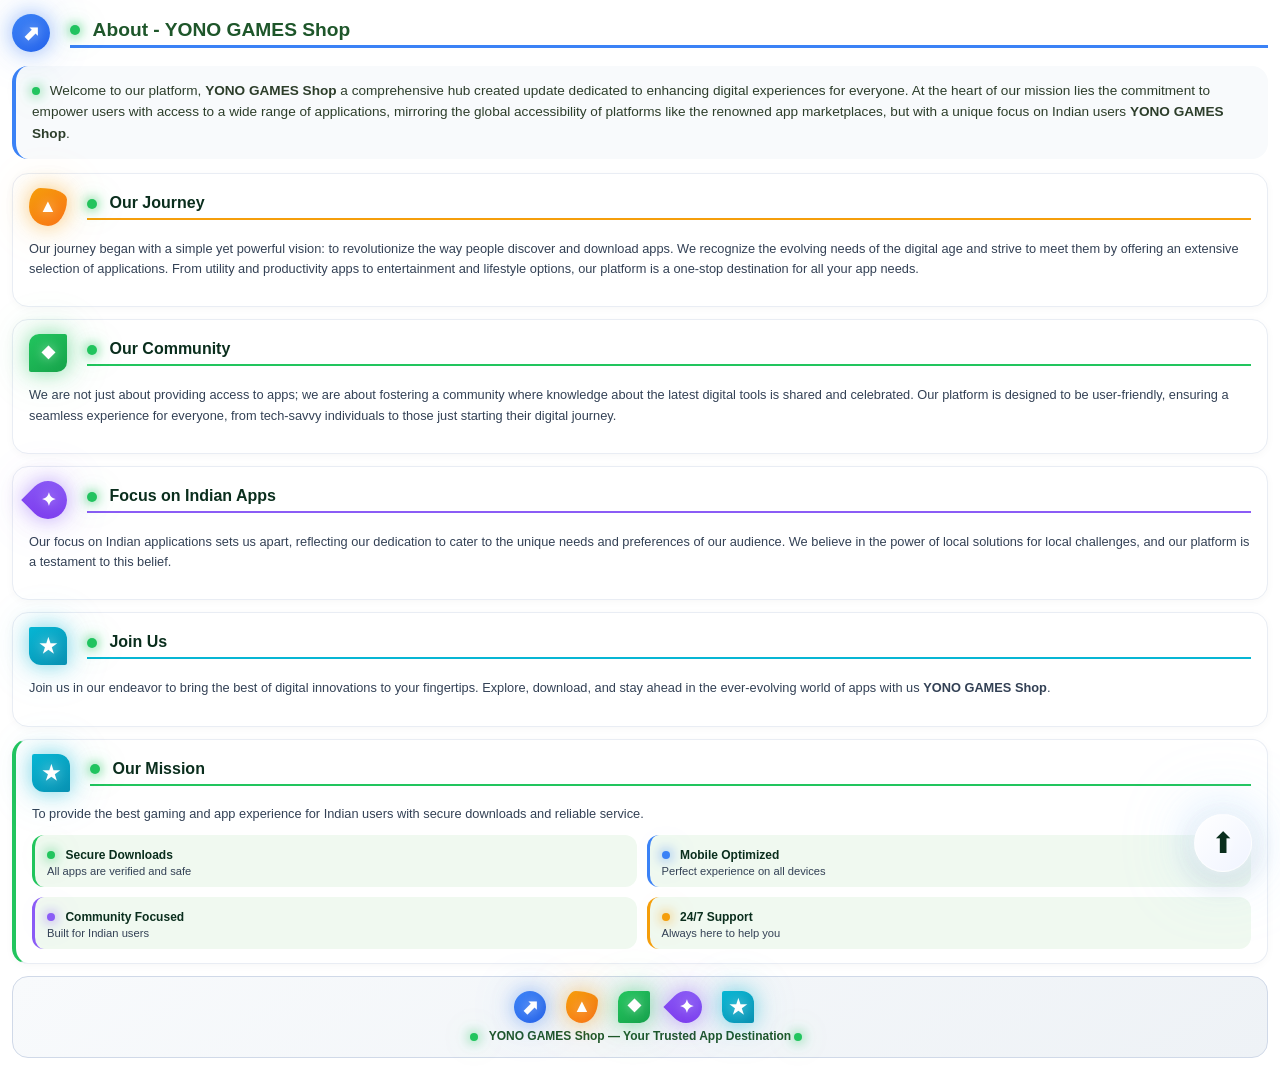
<file: about.html>
<!DOCTYPE html>
<html lang="hi">
<head>
  <meta charset="UTF-8">
  <meta name="viewport" content="width=device-width, initial-scale=1.0">
  <title>About Us - YONO GAMES Shop</title>
  
  <!-- Custom CSS Linked -->
  <link rel="stylesheet" href="custom.css">
</head>
<body>

<!-- about.html content -->
<div style="padding: 6px 4px; font-family: 'Segoe UI', 'Inter', sans-serif; max-width: 100%; position: relative;">

  <!-- ===== PREMIUM AI-STYLE CSS ICONS (5 unique, left side) ===== -->
  <style>
    /* ----- Icon 1: Compass (blue) - for main heading ----- */
    .ai-icon-compass {
      display: inline-flex;
      align-items: center;
      justify-content: center;
      width: 38px;
      height: 38px;
      background: linear-gradient(145deg, #3b82f6, #2563eb);
      border-radius: 50%;
      box-shadow: 0 0 20px rgba(59,130,246,0.5), 0 0 50px rgba(59,130,246,0.2);
      margin-right: 12px;
      vertical-align: middle;
      animation: iconFloatBlue 3.2s ease-in-out infinite;
      flex-shrink: 0;
      position: relative;
    }
    .ai-icon-compass::after {
      content: "⬈";
      color: white;
      font-size: 20px;
      font-weight: 700;
      text-shadow: 0 0 12px rgba(255,255,255,0.5);
    }
    @keyframes iconFloatBlue {
      0%, 100% { transform: translateY(0) rotate(0deg); box-shadow: 0 0 20px rgba(59,130,246,0.5), 0 0 50px rgba(59,130,246,0.2); }
      50% { transform: translateY(-4px) rotate(6deg); box-shadow: 0 0 35px rgba(59,130,246,0.8), 0 0 80px rgba(59,130,246,0.3); }
    }

    /* ----- Icon 2: Rocket (orange) - for Our Journey ----- */
    .ai-icon-rocket {
      display: inline-flex;
      align-items: center;
      justify-content: center;
      width: 38px;
      height: 38px;
      background: linear-gradient(145deg, #f59e0b, #f97316);
      border-radius: 30% 70% 50% 50% / 50% 30% 70% 50%;
      box-shadow: 0 0 20px rgba(245,158,11,0.5), 0 0 50px rgba(245,158,11,0.2);
      margin-right: 12px;
      vertical-align: middle;
      animation: iconFloatOrange 3.6s ease-in-out infinite;
      flex-shrink: 0;
      position: relative;
    }
    .ai-icon-rocket::after {
      content: "▲";
      color: white;
      font-size: 18px;
      font-weight: 700;
      text-shadow: 0 0 12px rgba(255,255,255,0.5);
    }
    @keyframes iconFloatOrange {
      0%, 100% { transform: translateY(0) scale(1); box-shadow: 0 0 20px rgba(245,158,11,0.5), 0 0 50px rgba(245,158,11,0.2); }
      50% { transform: translateY(-6px) scale(1.06); box-shadow: 0 0 35px rgba(245,158,11,0.8), 0 0 80px rgba(245,158,11,0.3); }
    }

    /* ----- Icon 3: Shield (green) - for Our Community ----- */
    .ai-icon-shield {
      display: inline-flex;
      align-items: center;
      justify-content: center;
      width: 38px;
      height: 38px;
      background: linear-gradient(145deg, #22c55e, #16a34a);
      border-radius: 10px 2px 10px 2px;
      box-shadow: 0 0 20px rgba(34,197,94,0.5), 0 0 50px rgba(34,197,94,0.2);
      margin-right: 12px;
      vertical-align: middle;
      animation: iconFloatGreen 4.0s ease-in-out infinite;
      flex-shrink: 0;
      position: relative;
    }
    .ai-icon-shield::after {
      content: "◆";
      color: white;
      font-size: 18px;
      font-weight: 700;
      text-shadow: 0 0 12px rgba(255,255,255,0.5);
    }
    @keyframes iconFloatGreen {
      0%, 100% { transform: translateY(0) rotate(0deg); box-shadow: 0 0 20px rgba(34,197,94,0.5), 0 0 50px rgba(34,197,94,0.2); }
      50% { transform: translateY(-4px) rotate(4deg); box-shadow: 0 0 35px rgba(34,197,94,0.8), 0 0 80px rgba(34,197,94,0.3); }
    }

    /* ----- Icon 4: Diamond (purple) - for Focus on Indian Apps ----- */
    .ai-icon-diamond {
      display: inline-flex;
      align-items: center;
      justify-content: center;
      width: 38px;
      height: 38px;
      background: linear-gradient(145deg, #8b5cf6, #7c3aed);
      border-radius: 50% 50% 50% 0;
      box-shadow: 0 0 20px rgba(139,92,246,0.5), 0 0 50px rgba(139,92,246,0.2);
      margin-right: 12px;
      vertical-align: middle;
      animation: iconFloatPurple 3.8s ease-in-out infinite;
      transform: rotate(45deg);
      flex-shrink: 0;
      position: relative;
    }
    .ai-icon-diamond::after {
      content: "✦";
      color: white;
      font-size: 18px;
      font-weight: 700;
      text-shadow: 0 0 12px rgba(255,255,255,0.5);
      transform: rotate(-45deg);
    }
    @keyframes iconFloatPurple {
      0%, 100% { transform: rotate(45deg) scale(1); box-shadow: 0 0 20px rgba(139,92,246,0.5), 0 0 50px rgba(139,92,246,0.2); }
      50% { transform: rotate(45deg) scale(1.08); box-shadow: 0 0 35px rgba(139,92,246,0.8), 0 0 80px rgba(139,92,246,0.3); }
    }

    /* ----- Icon 5: Star (cyan) - for Join Us / Our Mission ----- */
    .ai-icon-star {
      display: inline-flex;
      align-items: center;
      justify-content: center;
      width: 38px;
      height: 38px;
      background: linear-gradient(145deg, #06b6d4, #0891b2);
      border-radius: 2px 12px 2px 12px;
      box-shadow: 0 0 20px rgba(6,182,212,0.5), 0 0 50px rgba(6,182,212,0.2);
      margin-right: 12px;
      vertical-align: middle;
      animation: iconFloatCyan 4.2s ease-in-out infinite;
      flex-shrink: 0;
      position: relative;
    }
    .ai-icon-star::after {
      content: "★";
      color: white;
      font-size: 20px;
      font-weight: 700;
      text-shadow: 0 0 14px rgba(255,255,255,0.6);
    }
    @keyframes iconFloatCyan {
      0%, 100% { transform: scale(1); box-shadow: 0 0 20px rgba(6,182,212,0.5), 0 0 50px rgba(6,182,212,0.2); }
      50% { transform: scale(1.06); box-shadow: 0 0 35px rgba(6,182,212,0.8), 0 0 80px rgba(6,182,212,0.3); }
    }

    /* LED indicator for headings */
    .led-indicator-about {
      display: inline-block;
      width: 10px;
      height: 10px;
      border-radius: 50%;
      background: #22c55e;
      box-shadow: 0 0 12px #22c55e, 0 0 30px rgba(34,197,94,0.4);
      margin-right: 8px;
      vertical-align: middle;
      animation: ledPulseAbout 2.2s ease-in-out infinite;
      flex-shrink: 0;
    }
    @keyframes ledPulseAbout {
      0%, 100% { opacity: 1; transform: scale(1); box-shadow: 0 0 12px #22c55e, 0 0 30px rgba(34,197,94,0.4); }
      50% { opacity: 0.6; transform: scale(0.85); box-shadow: 0 0 20px #22c55e, 0 0 50px rgba(34,197,94,0.6); }
    }

    /* Flex container for icon + heading */
    .about-heading-with-icon {
      display: flex;
      align-items: center;
      gap: 8px;
      flex-wrap: wrap;
      margin-bottom: 8px;
    }
    .about-heading-with-icon h5 {
      margin: 0;
      font-size: 1.0rem;
      font-weight: 700;
      color: #0a2e1d;
      border-bottom: 2px solid #ffcf8a;
      padding-bottom: 6px;
      flex: 1;
      min-width: 120px;
    }
    .border-blue h5 { border-bottom-color: #3b82f6; }
    .border-orange h5 { border-bottom-color: #f59e0b; }
    .border-green h5 { border-bottom-color: #22c55e; }
    .border-purple h5 { border-bottom-color: #8b5cf6; }
    .border-cyan h5 { border-bottom-color: #06b6d4; }

    @media (max-width: 480px) {
      .ai-icon-compass, .ai-icon-rocket, .ai-icon-shield,
      .ai-icon-diamond, .ai-icon-star {
        width: 32px;
        height: 32px;
      }
      .ai-icon-compass::after, .ai-icon-rocket::after, .ai-icon-shield::after,
      .ai-icon-diamond::after, .ai-icon-star::after {
        font-size: 15px;
      }
    }
  </style>

  <!-- ===== MAIN HEADING with Icon 1: Compass (blue) ===== -->
  <div class="about-heading-with-icon border-blue">
    <span class="ai-icon-compass"></span>
    <h5 style="font-size:1.2rem; font-weight:800; color:#1e562a; border-bottom:3px solid #3b82f6; padding-bottom:4px; margin:0; flex:1; min-width:140px;">
      <span class="led-indicator-about"></span> About - YONO GAMES Shop
    </h5>
  </div>

  <!-- Welcome paragraph with LED indicator -->
  <p style="font-size: 0.85rem; line-height: 1.6; color: #2d3e2b; background: #f8fafc; padding: 14px 16px; border-radius: 16px; border-left: 4px solid #3b82f6; margin-bottom: 14px;">
    <span class="led-indicator-about" style="width:8px;height:8px;margin-right:6px;"></span>
    Welcome to our platform, <strong>YONO GAMES Shop</strong> a comprehensive hub created update dedicated to enhancing digital experiences for everyone. At the heart of our mission lies the commitment to empower users with access to a wide range of applications, mirroring the global accessibility of platforms like the renowned app marketplaces, but with a unique focus on Indian users <strong>YONO GAMES Shop</strong>.
  </p>

  <!-- ===== Our Journey with Icon 2: Rocket (orange) ===== -->
  <div style="background: #ffffff; border-radius: 16px; padding: 14px 16px; margin-bottom: 12px; border: 1px solid #e9edf4; box-shadow: 0 2px 8px rgba(0,0,0,0.03);">
    <div class="about-heading-with-icon border-orange">
      <span class="ai-icon-rocket"></span>
      <h5><span class="led-indicator-about"></span> Our Journey</h5>
    </div>
    <p style="font-size: 0.8rem; line-height: 1.6; color: #334155;">Our journey began with a simple yet powerful vision: to revolutionize the way people discover and download apps. We recognize the evolving needs of the digital age and strive to meet them by offering an extensive selection of applications. From utility and productivity apps to entertainment and lifestyle options, our platform is a one-stop destination for all your app needs.</p>
  </div>

  <!-- ===== Our Community with Icon 3: Shield (green) ===== -->
  <div style="background: #ffffff; border-radius: 16px; padding: 14px 16px; margin-bottom: 12px; border: 1px solid #e9edf4; box-shadow: 0 2px 8px rgba(0,0,0,0.03);">
    <div class="about-heading-with-icon border-green">
      <span class="ai-icon-shield"></span>
      <h5><span class="led-indicator-about"></span> Our Community</h5>
    </div>
    <p style="font-size: 0.8rem; line-height: 1.6; color: #334155;">We are not just about providing access to apps; we are about fostering a community where knowledge about the latest digital tools is shared and celebrated. Our platform is designed to be user-friendly, ensuring a seamless experience for everyone, from tech-savvy individuals to those just starting their digital journey.</p>
  </div>

  <!-- ===== Focus on Indian Apps with Icon 4: Diamond (purple) ===== -->
  <div style="background: #ffffff; border-radius: 16px; padding: 14px 16px; margin-bottom: 12px; border: 1px solid #e9edf4; box-shadow: 0 2px 8px rgba(0,0,0,0.03);">
    <div class="about-heading-with-icon border-purple">
      <span class="ai-icon-diamond"></span>
      <h5><span class="led-indicator-about"></span> Focus on Indian Apps</h5>
    </div>
    <p style="font-size: 0.8rem; line-height: 1.6; color: #334155;">Our focus on Indian applications sets us apart, reflecting our dedication to cater to the unique needs and preferences of our audience. We believe in the power of local solutions for local challenges, and our platform is a testament to this belief.</p>
  </div>

  <!-- ===== Join Us with Icon 5: Star (cyan) ===== -->
  <div style="background: #ffffff; border-radius: 16px; padding: 14px 16px; margin-bottom: 12px; border: 1px solid #e9edf4; box-shadow: 0 2px 8px rgba(0,0,0,0.03);">
    <div class="about-heading-with-icon border-cyan">
      <span class="ai-icon-star"></span>
      <h5><span class="led-indicator-about"></span> Join Us</h5>
    </div>
    <p style="font-size: 0.8rem; line-height: 1.6; color: #334155;">Join us in our endeavor to bring the best of digital innovations to your fingertips. Explore, download, and stay ahead in the ever-evolving world of apps with us <strong>YONO GAMES Shop</strong>.</p>
  </div>

  <!-- ===== OUR MISSION Section (also uses Star icon) ===== -->
  <div style="background: #ffffff; border-radius: 16px; padding: 14px 16px; margin-bottom: 12px; border: 1px solid #e9edf4; box-shadow: 0 2px 8px rgba(0,0,0,0.03); border-left: 4px solid #22c55e;">
    <div class="about-heading-with-icon border-green">
      <span class="ai-icon-star"></span>
      <h5 style="border-bottom-color:#22c55e;"><span class="led-indicator-about"></span> Our Mission</h5>
    </div>
    <p style="font-size: 0.8rem; line-height: 1.6; color: #334155; margin-bottom: 8px;">To provide the best gaming and app experience for Indian users with secure downloads and reliable service.</p>
    <div style="display: grid; grid-template-columns: 1fr 1fr; gap: 10px; margin-top: 10px;">
      <div style="background: #f0f9f0; border-radius: 12px; padding: 10px 12px; border-left: 3px solid #22c55e;">
        <span class="led-indicator-about" style="width:8px;height:8px;margin-right:6px;"></span>
        <strong style="font-size:0.75rem; color:#0a2e1d;">Secure Downloads</strong>
        <p style="font-size:0.7rem; color:#334155; margin:2px 0 0 0;">All apps are verified and safe</p>
      </div>
      <div style="background: #f0f9f0; border-radius: 12px; padding: 10px 12px; border-left: 3px solid #3b82f6;">
        <span class="led-indicator-about" style="width:8px;height:8px;margin-right:6px; background:#3b82f6; box-shadow:0 0 12px #3b82f6,0 0 30px rgba(59,130,246,0.4);"></span>
        <strong style="font-size:0.75rem; color:#0a2e1d;">Mobile Optimized</strong>
        <p style="font-size:0.7rem; color:#334155; margin:2px 0 0 0;">Perfect experience on all devices</p>
      </div>
      <div style="background: #f0f9f0; border-radius: 12px; padding: 10px 12px; border-left: 3px solid #8b5cf6;">
        <span class="led-indicator-about" style="width:8px;height:8px;margin-right:6px; background:#8b5cf6; box-shadow:0 0 12px #8b5cf6,0 0 30px rgba(139,92,246,0.4);"></span>
        <strong style="font-size:0.75rem; color:#0a2e1d;">Community Focused</strong>
        <p style="font-size:0.7rem; color:#334155; margin:2px 0 0 0;">Built for Indian users</p>
      </div>
      <div style="background: #f0f9f0; border-radius: 12px; padding: 10px 12px; border-left: 3px solid #f59e0b;">
        <span class="led-indicator-about" style="width:8px;height:8px;margin-right:6px; background:#f59e0b; box-shadow:0 0 12px #f59e0b,0 0 30px rgba(245,158,11,0.4);"></span>
        <strong style="font-size:0.75rem; color:#0a2e1d;">24/7 Support</strong>
        <p style="font-size:0.7rem; color:#334155; margin:2px 0 0 0;">Always here to help you</p>
      </div>
    </div>
  </div>

  <!-- ===== Final brand mention with all 5 icons in a row ===== -->
  <div style="background: linear-gradient(145deg, #f8fafc, #eef2f6); border-radius: 16px; padding: 14px 16px; margin-top: 8px; border: 1px solid #d0d9e8; text-align: center;">
    <div style="display: flex; justify-content: center; align-items: center; gap: 8px; flex-wrap: wrap;">
      <span class="ai-icon-compass" style="width:32px;height:32px; animation-duration:2.8s;"></span>
      <span class="ai-icon-rocket" style="width:32px;height:32px; animation-duration:3.2s;"></span>
      <span class="ai-icon-shield" style="width:32px;height:32px; animation-duration:3.6s;"></span>
      <span class="ai-icon-diamond" style="width:32px;height:32px; animation-duration:3.0s;"></span>
      <span class="ai-icon-star" style="width:32px;height:32px; animation-duration:3.8s;"></span>
    </div>
    <p style="font-size: 0.75rem; font-weight: 700; color: #1e562a; margin: 6px 0 0 0;">
      <span class="led-indicator-about" style="width:8px;height:8px;"></span> 
      <strong>YONO GAMES Shop</strong> — Your Trusted App Destination
      <span class="led-indicator-about" style="width:8px;height:8px;"></span>
    </p>
  </div>

  <!-- ===== PREMIUM LED "BACK TO TOP" BUTTON (bottom-right) ===== -->
  <style>
    .back-to-top-led-about {
      position: fixed;
      bottom: 28px;
      right: 28px;
      z-index: 999;
      width: 58px;
      height: 58px;
      border-radius: 50%;
      background: linear-gradient(135deg, #ffffff, #f0f4ff);
      border: none;
      box-shadow: 0 0 20px rgba(255,255,255,0.8), 0 0 40px rgba(180, 220, 255, 0.6), 0 0 80px rgba(150, 200, 255, 0.3), 0 8px 32px rgba(0,0,0,0.15);
      cursor: pointer;
      display: flex;
      align-items: center;
      justify-content: center;
      font-size: 1.8rem;
      font-weight: 300;
      color: #0a2e1d;
      transition: all 0.25s ease;
      animation: floatGlowAbout 3s ease-in-out infinite, pulseGlowAbout 2.8s ease-in-out infinite;
      text-shadow: 0 0 12px rgba(255,255,255,0.9);
      backdrop-filter: blur(4px);
      border: 1px solid rgba(255,255,255,0.6);
      will-change: transform, box-shadow;
      line-height: 1;
    }
    .back-to-top-led-about:hover {
      transform: scale(1.08) translateY(-3px);
      box-shadow: 0 0 35px rgba(255,255,255,0.9), 0 0 70px rgba(180, 220, 255, 0.7), 0 0 120px rgba(150, 200, 255, 0.4), 0 12px 40px rgba(0,0,0,0.2);
      background: linear-gradient(135deg, #ffffff, #e8f0ff);
      color: #0a2e1d;
    }
    .back-to-top-led-about:active {
      transform: scale(0.92);
      box-shadow: 0 0 25px rgba(255,255,255,0.7), 0 0 50px rgba(180, 220, 255, 0.5);
    }
    @keyframes floatGlowAbout {
      0%, 100% { transform: translateY(0px); }
      50% { transform: translateY(-6px); }
    }
    @keyframes pulseGlowAbout {
      0%, 100% { box-shadow: 0 0 20px rgba(255,255,255,0.8), 0 0 40px rgba(180, 220, 255, 0.6), 0 0 80px rgba(150, 200, 255, 0.3), 0 8px 32px rgba(0,0,0,0.15); }
      50% { box-shadow: 0 0 30px rgba(255,255,255,0.9), 0 0 60px rgba(180, 220, 255, 0.8), 0 0 100px rgba(150, 200, 255, 0.4), 0 8px 32px rgba(0,0,0,0.15); }
    }
    /* Mobile responsive */
    @media (max-width: 480px) {
      .back-to-top-led-about {
        width: 52px;
        height: 52px;
        bottom: 20px;
        right: 20px;
        font-size: 1.6rem;
      }
    }
    @media (max-width: 380px) {
      .back-to-top-led-about {
        width: 46px;
        height: 46px;
        bottom: 16px;
        right: 16px;
        font-size: 1.4rem;
      }
    }
  </style>

  <button class="back-to-top-led-about" id="backToTopBtnAbout" aria-label="Back to Top" title="Back to Top">⬆</button>

  <script>
    (function() {
      const btn = document.getElementById('backToTopBtnAbout');
      if (btn) {
        btn.addEventListener('click', function(e) {
          e.preventDefault();
          const target = document.querySelector('.info-modal-content') || document.documentElement;
          target.scrollTo({ top: 0, behavior: 'smooth' });
          window.scrollTo({ top: 0, behavior: 'smooth' });
        });
      }
    })();
  </script>

</div>

</body>
</html>
</file>
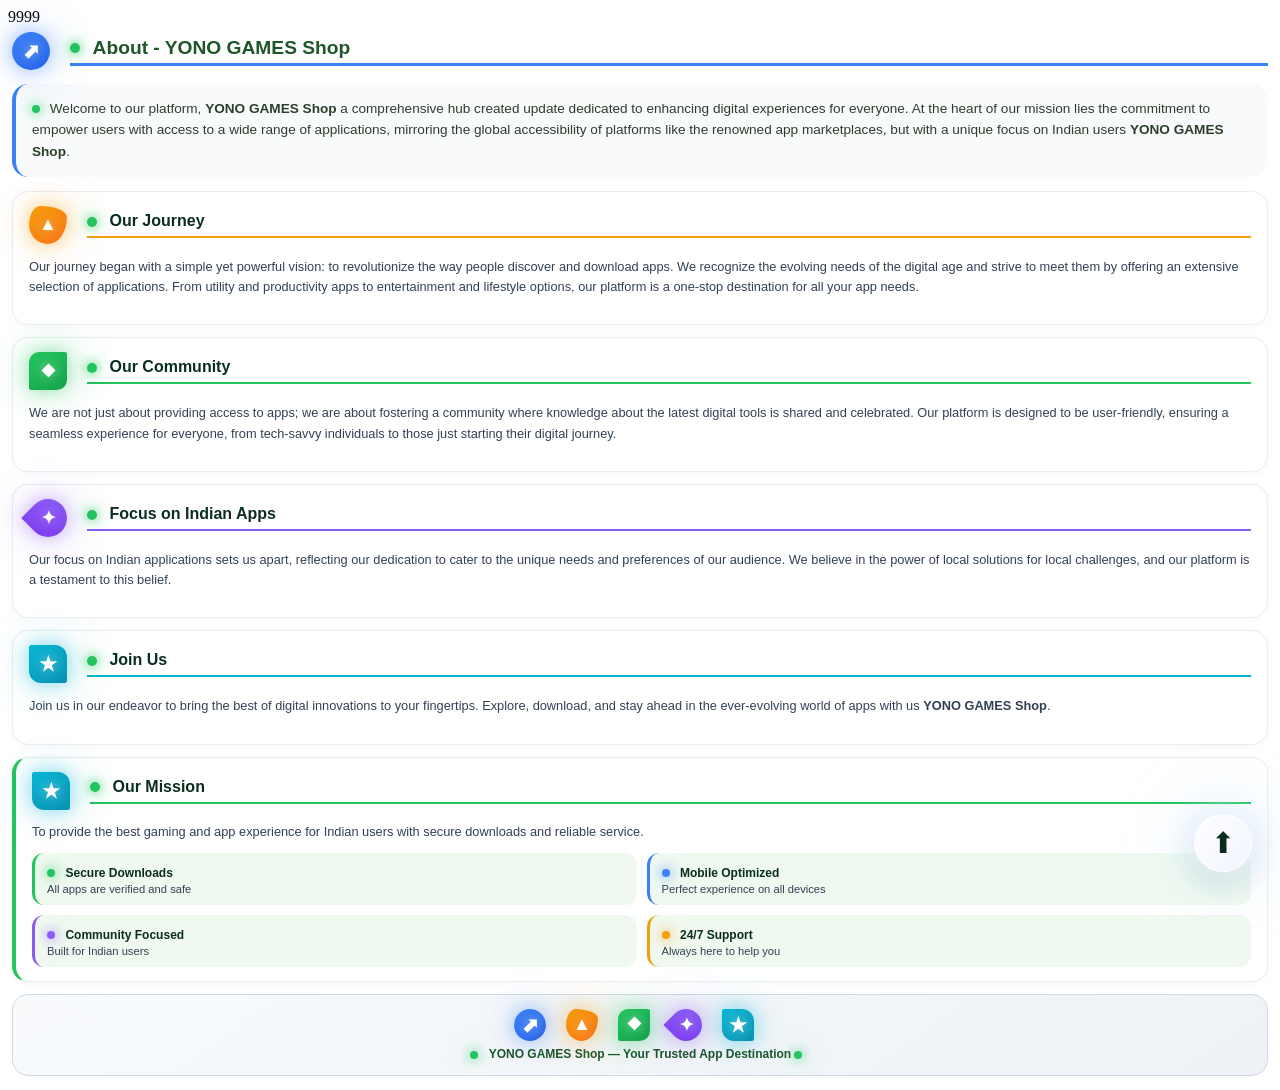
<file: About.html>
9999
<!DOCTYPE html>
<html lang="hi">
<head>
  <meta charset="UTF-8">
  <meta name="viewport" content="width=device-width, initial-scale=1.0">
  <title>About Us - YONO GAMES Shop</title>
  
  <!-- Custom CSS Linked -->
  <link rel="stylesheet" href="custom.css">
</head>
<body>

<!-- about.html content -->
<div style="padding: 6px 4px; font-family: 'Segoe UI', 'Inter', sans-serif; max-width: 100%; position: relative;">

  <!-- ===== PREMIUM AI-STYLE CSS ICONS (5 unique, left side) ===== -->
  <style>
    /* ----- Icon 1: Compass (blue) - for main heading ----- */
    .ai-icon-compass {
      display: inline-flex;
      align-items: center;
      justify-content: center;
      width: 38px;
      height: 38px;
      background: linear-gradient(145deg, #3b82f6, #2563eb);
      border-radius: 50%;
      box-shadow: 0 0 20px rgba(59,130,246,0.5), 0 0 50px rgba(59,130,246,0.2);
      margin-right: 12px;
      vertical-align: middle;
      animation: iconFloatBlue 3.2s ease-in-out infinite;
      flex-shrink: 0;
      position: relative;
    }
    .ai-icon-compass::after {
      content: "⬈";
      color: white;
      font-size: 20px;
      font-weight: 700;
      text-shadow: 0 0 12px rgba(255,255,255,0.5);
    }
    @keyframes iconFloatBlue {
      0%, 100% { transform: translateY(0) rotate(0deg); box-shadow: 0 0 20px rgba(59,130,246,0.5), 0 0 50px rgba(59,130,246,0.2); }
      50% { transform: translateY(-4px) rotate(6deg); box-shadow: 0 0 35px rgba(59,130,246,0.8), 0 0 80px rgba(59,130,246,0.3); }
    }

    /* ----- Icon 2: Rocket (orange) - for Our Journey ----- */
    .ai-icon-rocket {
      display: inline-flex;
      align-items: center;
      justify-content: center;
      width: 38px;
      height: 38px;
      background: linear-gradient(145deg, #f59e0b, #f97316);
      border-radius: 30% 70% 50% 50% / 50% 30% 70% 50%;
      box-shadow: 0 0 20px rgba(245,158,11,0.5), 0 0 50px rgba(245,158,11,0.2);
      margin-right: 12px;
      vertical-align: middle;
      animation: iconFloatOrange 3.6s ease-in-out infinite;
      flex-shrink: 0;
      position: relative;
    }
    .ai-icon-rocket::after {
      content: "▲";
      color: white;
      font-size: 18px;
      font-weight: 700;
      text-shadow: 0 0 12px rgba(255,255,255,0.5);
    }
    @keyframes iconFloatOrange {
      0%, 100% { transform: translateY(0) scale(1); box-shadow: 0 0 20px rgba(245,158,11,0.5), 0 0 50px rgba(245,158,11,0.2); }
      50% { transform: translateY(-6px) scale(1.06); box-shadow: 0 0 35px rgba(245,158,11,0.8), 0 0 80px rgba(245,158,11,0.3); }
    }

    /* ----- Icon 3: Shield (green) - for Our Community ----- */
    .ai-icon-shield {
      display: inline-flex;
      align-items: center;
      justify-content: center;
      width: 38px;
      height: 38px;
      background: linear-gradient(145deg, #22c55e, #16a34a);
      border-radius: 10px 2px 10px 2px;
      box-shadow: 0 0 20px rgba(34,197,94,0.5), 0 0 50px rgba(34,197,94,0.2);
      margin-right: 12px;
      vertical-align: middle;
      animation: iconFloatGreen 4.0s ease-in-out infinite;
      flex-shrink: 0;
      position: relative;
    }
    .ai-icon-shield::after {
      content: "◆";
      color: white;
      font-size: 18px;
      font-weight: 700;
      text-shadow: 0 0 12px rgba(255,255,255,0.5);
    }
    @keyframes iconFloatGreen {
      0%, 100% { transform: translateY(0) rotate(0deg); box-shadow: 0 0 20px rgba(34,197,94,0.5), 0 0 50px rgba(34,197,94,0.2); }
      50% { transform: translateY(-4px) rotate(4deg); box-shadow: 0 0 35px rgba(34,197,94,0.8), 0 0 80px rgba(34,197,94,0.3); }
    }

    /* ----- Icon 4: Diamond (purple) - for Focus on Indian Apps ----- */
    .ai-icon-diamond {
      display: inline-flex;
      align-items: center;
      justify-content: center;
      width: 38px;
      height: 38px;
      background: linear-gradient(145deg, #8b5cf6, #7c3aed);
      border-radius: 50% 50% 50% 0;
      box-shadow: 0 0 20px rgba(139,92,246,0.5), 0 0 50px rgba(139,92,246,0.2);
      margin-right: 12px;
      vertical-align: middle;
      animation: iconFloatPurple 3.8s ease-in-out infinite;
      transform: rotate(45deg);
      flex-shrink: 0;
      position: relative;
    }
    .ai-icon-diamond::after {
      content: "✦";
      color: white;
      font-size: 18px;
      font-weight: 700;
      text-shadow: 0 0 12px rgba(255,255,255,0.5);
      transform: rotate(-45deg);
    }
    @keyframes iconFloatPurple {
      0%, 100% { transform: rotate(45deg) scale(1); box-shadow: 0 0 20px rgba(139,92,246,0.5), 0 0 50px rgba(139,92,246,0.2); }
      50% { transform: rotate(45deg) scale(1.08); box-shadow: 0 0 35px rgba(139,92,246,0.8), 0 0 80px rgba(139,92,246,0.3); }
    }

    /* ----- Icon 5: Star (cyan) - for Join Us / Our Mission ----- */
    .ai-icon-star {
      display: inline-flex;
      align-items: center;
      justify-content: center;
      width: 38px;
      height: 38px;
      background: linear-gradient(145deg, #06b6d4, #0891b2);
      border-radius: 2px 12px 2px 12px;
      box-shadow: 0 0 20px rgba(6,182,212,0.5), 0 0 50px rgba(6,182,212,0.2);
      margin-right: 12px;
      vertical-align: middle;
      animation: iconFloatCyan 4.2s ease-in-out infinite;
      flex-shrink: 0;
      position: relative;
    }
    .ai-icon-star::after {
      content: "★";
      color: white;
      font-size: 20px;
      font-weight: 700;
      text-shadow: 0 0 14px rgba(255,255,255,0.6);
    }
    @keyframes iconFloatCyan {
      0%, 100% { transform: scale(1); box-shadow: 0 0 20px rgba(6,182,212,0.5), 0 0 50px rgba(6,182,212,0.2); }
      50% { transform: scale(1.06); box-shadow: 0 0 35px rgba(6,182,212,0.8), 0 0 80px rgba(6,182,212,0.3); }
    }

    /* LED indicator for headings */
    .led-indicator-about {
      display: inline-block;
      width: 10px;
      height: 10px;
      border-radius: 50%;
      background: #22c55e;
      box-shadow: 0 0 12px #22c55e, 0 0 30px rgba(34,197,94,0.4);
      margin-right: 8px;
      vertical-align: middle;
      animation: ledPulseAbout 2.2s ease-in-out infinite;
      flex-shrink: 0;
    }
    @keyframes ledPulseAbout {
      0%, 100% { opacity: 1; transform: scale(1); box-shadow: 0 0 12px #22c55e, 0 0 30px rgba(34,197,94,0.4); }
      50% { opacity: 0.6; transform: scale(0.85); box-shadow: 0 0 20px #22c55e, 0 0 50px rgba(34,197,94,0.6); }
    }

    /* Flex container for icon + heading */
    .about-heading-with-icon {
      display: flex;
      align-items: center;
      gap: 8px;
      flex-wrap: wrap;
      margin-bottom: 8px;
    }
    .about-heading-with-icon h5 {
      margin: 0;
      font-size: 1.0rem;
      font-weight: 700;
      color: #0a2e1d;
      border-bottom: 2px solid #ffcf8a;
      padding-bottom: 6px;
      flex: 1;
      min-width: 120px;
    }
    .border-blue h5 { border-bottom-color: #3b82f6; }
    .border-orange h5 { border-bottom-color: #f59e0b; }
    .border-green h5 { border-bottom-color: #22c55e; }
    .border-purple h5 { border-bottom-color: #8b5cf6; }
    .border-cyan h5 { border-bottom-color: #06b6d4; }

    @media (max-width: 480px) {
      .ai-icon-compass, .ai-icon-rocket, .ai-icon-shield,
      .ai-icon-diamond, .ai-icon-star {
        width: 32px;
        height: 32px;
      }
      .ai-icon-compass::after, .ai-icon-rocket::after, .ai-icon-shield::after,
      .ai-icon-diamond::after, .ai-icon-star::after {
        font-size: 15px;
      }
    }
  </style>

  <!-- ===== MAIN HEADING with Icon 1: Compass (blue) ===== -->
  <div class="about-heading-with-icon border-blue">
    <span class="ai-icon-compass"></span>
    <h5 style="font-size:1.2rem; font-weight:800; color:#1e562a; border-bottom:3px solid #3b82f6; padding-bottom:4px; margin:0; flex:1; min-width:140px;">
      <span class="led-indicator-about"></span> About - YONO GAMES Shop
    </h5>
  </div>

  <!-- Welcome paragraph with LED indicator -->
  <p style="font-size: 0.85rem; line-height: 1.6; color: #2d3e2b; background: #f8fafc; padding: 14px 16px; border-radius: 16px; border-left: 4px solid #3b82f6; margin-bottom: 14px;">
    <span class="led-indicator-about" style="width:8px;height:8px;margin-right:6px;"></span>
    Welcome to our platform, <strong>YONO GAMES Shop</strong> a comprehensive hub created update dedicated to enhancing digital experiences for everyone. At the heart of our mission lies the commitment to empower users with access to a wide range of applications, mirroring the global accessibility of platforms like the renowned app marketplaces, but with a unique focus on Indian users <strong>YONO GAMES Shop</strong>.
  </p>

  <!-- ===== Our Journey with Icon 2: Rocket (orange) ===== -->
  <div style="background: #ffffff; border-radius: 16px; padding: 14px 16px; margin-bottom: 12px; border: 1px solid #e9edf4; box-shadow: 0 2px 8px rgba(0,0,0,0.03);">
    <div class="about-heading-with-icon border-orange">
      <span class="ai-icon-rocket"></span>
      <h5><span class="led-indicator-about"></span> Our Journey</h5>
    </div>
    <p style="font-size: 0.8rem; line-height: 1.6; color: #334155;">Our journey began with a simple yet powerful vision: to revolutionize the way people discover and download apps. We recognize the evolving needs of the digital age and strive to meet them by offering an extensive selection of applications. From utility and productivity apps to entertainment and lifestyle options, our platform is a one-stop destination for all your app needs.</p>
  </div>

  <!-- ===== Our Community with Icon 3: Shield (green) ===== -->
  <div style="background: #ffffff; border-radius: 16px; padding: 14px 16px; margin-bottom: 12px; border: 1px solid #e9edf4; box-shadow: 0 2px 8px rgba(0,0,0,0.03);">
    <div class="about-heading-with-icon border-green">
      <span class="ai-icon-shield"></span>
      <h5><span class="led-indicator-about"></span> Our Community</h5>
    </div>
    <p style="font-size: 0.8rem; line-height: 1.6; color: #334155;">We are not just about providing access to apps; we are about fostering a community where knowledge about the latest digital tools is shared and celebrated. Our platform is designed to be user-friendly, ensuring a seamless experience for everyone, from tech-savvy individuals to those just starting their digital journey.</p>
  </div>

  <!-- ===== Focus on Indian Apps with Icon 4: Diamond (purple) ===== -->
  <div style="background: #ffffff; border-radius: 16px; padding: 14px 16px; margin-bottom: 12px; border: 1px solid #e9edf4; box-shadow: 0 2px 8px rgba(0,0,0,0.03);">
    <div class="about-heading-with-icon border-purple">
      <span class="ai-icon-diamond"></span>
      <h5><span class="led-indicator-about"></span> Focus on Indian Apps</h5>
    </div>
    <p style="font-size: 0.8rem; line-height: 1.6; color: #334155;">Our focus on Indian applications sets us apart, reflecting our dedication to cater to the unique needs and preferences of our audience. We believe in the power of local solutions for local challenges, and our platform is a testament to this belief.</p>
  </div>

  <!-- ===== Join Us with Icon 5: Star (cyan) ===== -->
  <div style="background: #ffffff; border-radius: 16px; padding: 14px 16px; margin-bottom: 12px; border: 1px solid #e9edf4; box-shadow: 0 2px 8px rgba(0,0,0,0.03);">
    <div class="about-heading-with-icon border-cyan">
      <span class="ai-icon-star"></span>
      <h5><span class="led-indicator-about"></span> Join Us</h5>
    </div>
    <p style="font-size: 0.8rem; line-height: 1.6; color: #334155;">Join us in our endeavor to bring the best of digital innovations to your fingertips. Explore, download, and stay ahead in the ever-evolving world of apps with us <strong>YONO GAMES Shop</strong>.</p>
  </div>

  <!-- ===== OUR MISSION Section (also uses Star icon) ===== -->
  <div style="background: #ffffff; border-radius: 16px; padding: 14px 16px; margin-bottom: 12px; border: 1px solid #e9edf4; box-shadow: 0 2px 8px rgba(0,0,0,0.03); border-left: 4px solid #22c55e;">
    <div class="about-heading-with-icon border-green">
      <span class="ai-icon-star"></span>
      <h5 style="border-bottom-color:#22c55e;"><span class="led-indicator-about"></span> Our Mission</h5>
    </div>
    <p style="font-size: 0.8rem; line-height: 1.6; color: #334155; margin-bottom: 8px;">To provide the best gaming and app experience for Indian users with secure downloads and reliable service.</p>
    <div style="display: grid; grid-template-columns: 1fr 1fr; gap: 10px; margin-top: 10px;">
      <div style="background: #f0f9f0; border-radius: 12px; padding: 10px 12px; border-left: 3px solid #22c55e;">
        <span class="led-indicator-about" style="width:8px;height:8px;margin-right:6px;"></span>
        <strong style="font-size:0.75rem; color:#0a2e1d;">Secure Downloads</strong>
        <p style="font-size:0.7rem; color:#334155; margin:2px 0 0 0;">All apps are verified and safe</p>
      </div>
      <div style="background: #f0f9f0; border-radius: 12px; padding: 10px 12px; border-left: 3px solid #3b82f6;">
        <span class="led-indicator-about" style="width:8px;height:8px;margin-right:6px; background:#3b82f6; box-shadow:0 0 12px #3b82f6,0 0 30px rgba(59,130,246,0.4);"></span>
        <strong style="font-size:0.75rem; color:#0a2e1d;">Mobile Optimized</strong>
        <p style="font-size:0.7rem; color:#334155; margin:2px 0 0 0;">Perfect experience on all devices</p>
      </div>
      <div style="background: #f0f9f0; border-radius: 12px; padding: 10px 12px; border-left: 3px solid #8b5cf6;">
        <span class="led-indicator-about" style="width:8px;height:8px;margin-right:6px; background:#8b5cf6; box-shadow:0 0 12px #8b5cf6,0 0 30px rgba(139,92,246,0.4);"></span>
        <strong style="font-size:0.75rem; color:#0a2e1d;">Community Focused</strong>
        <p style="font-size:0.7rem; color:#334155; margin:2px 0 0 0;">Built for Indian users</p>
      </div>
      <div style="background: #f0f9f0; border-radius: 12px; padding: 10px 12px; border-left: 3px solid #f59e0b;">
        <span class="led-indicator-about" style="width:8px;height:8px;margin-right:6px; background:#f59e0b; box-shadow:0 0 12px #f59e0b,0 0 30px rgba(245,158,11,0.4);"></span>
        <strong style="font-size:0.75rem; color:#0a2e1d;">24/7 Support</strong>
        <p style="font-size:0.7rem; color:#334155; margin:2px 0 0 0;">Always here to help you</p>
      </div>
    </div>
  </div>

  <!-- ===== Final brand mention with all 5 icons in a row ===== -->
  <div style="background: linear-gradient(145deg, #f8fafc, #eef2f6); border-radius: 16px; padding: 14px 16px; margin-top: 8px; border: 1px solid #d0d9e8; text-align: center;">
    <div style="display: flex; justify-content: center; align-items: center; gap: 8px; flex-wrap: wrap;">
      <span class="ai-icon-compass" style="width:32px;height:32px; animation-duration:2.8s;"></span>
      <span class="ai-icon-rocket" style="width:32px;height:32px; animation-duration:3.2s;"></span>
      <span class="ai-icon-shield" style="width:32px;height:32px; animation-duration:3.6s;"></span>
      <span class="ai-icon-diamond" style="width:32px;height:32px; animation-duration:3.0s;"></span>
      <span class="ai-icon-star" style="width:32px;height:32px; animation-duration:3.8s;"></span>
    </div>
    <p style="font-size: 0.75rem; font-weight: 700; color: #1e562a; margin: 6px 0 0 0;">
      <span class="led-indicator-about" style="width:8px;height:8px;"></span> 
      <strong>YONO GAMES Shop</strong> — Your Trusted App Destination
      <span class="led-indicator-about" style="width:8px;height:8px;"></span>
    </p>
  </div>

  <!-- ===== PREMIUM LED "BACK TO TOP" BUTTON (bottom-right) ===== -->
  <style>
    .back-to-top-led-about {
      position: fixed;
      bottom: 28px;
      right: 28px;
      z-index: 999;
      width: 58px;
      height: 58px;
      border-radius: 50%;
      background: linear-gradient(135deg, #ffffff, #f0f4ff);
      border: none;
      box-shadow: 0 0 20px rgba(255,255,255,0.8), 0 0 40px rgba(180, 220, 255, 0.6), 0 0 80px rgba(150, 200, 255, 0.3), 0 8px 32px rgba(0,0,0,0.15);
      cursor: pointer;
      display: flex;
      align-items: center;
      justify-content: center;
      font-size: 1.8rem;
      font-weight: 300;
      color: #0a2e1d;
      transition: all 0.25s ease;
      animation: floatGlowAbout 3s ease-in-out infinite, pulseGlowAbout 2.8s ease-in-out infinite;
      text-shadow: 0 0 12px rgba(255,255,255,0.9);
      backdrop-filter: blur(4px);
      border: 1px solid rgba(255,255,255,0.6);
      will-change: transform, box-shadow;
      line-height: 1;
    }
    .back-to-top-led-about:hover {
      transform: scale(1.08) translateY(-3px);
      box-shadow: 0 0 35px rgba(255,255,255,0.9), 0 0 70px rgba(180, 220, 255, 0.7), 0 0 120px rgba(150, 200, 255, 0.4), 0 12px 40px rgba(0,0,0,0.2);
      background: linear-gradient(135deg, #ffffff, #e8f0ff);
      color: #0a2e1d;
    }
    .back-to-top-led-about:active {
      transform: scale(0.92);
      box-shadow: 0 0 25px rgba(255,255,255,0.7), 0 0 50px rgba(180, 220, 255, 0.5);
    }
    @keyframes floatGlowAbout {
      0%, 100% { transform: translateY(0px); }
      50% { transform: translateY(-6px); }
    }
    @keyframes pulseGlowAbout {
      0%, 100% { box-shadow: 0 0 20px rgba(255,255,255,0.8), 0 0 40px rgba(180, 220, 255, 0.6), 0 0 80px rgba(150, 200, 255, 0.3), 0 8px 32px rgba(0,0,0,0.15); }
      50% { box-shadow: 0 0 30px rgba(255,255,255,0.9), 0 0 60px rgba(180, 220, 255, 0.8), 0 0 100px rgba(150, 200, 255, 0.4), 0 8px 32px rgba(0,0,0,0.15); }
    }
    /* Mobile responsive */
    @media (max-width: 480px) {
      .back-to-top-led-about {
        width: 52px;
        height: 52px;
        bottom: 20px;
        right: 20px;
        font-size: 1.6rem;
      }
    }
    @media (max-width: 380px) {
      .back-to-top-led-about {
        width: 46px;
        height: 46px;
        bottom: 16px;
        right: 16px;
        font-size: 1.4rem;
      }
    }
  </style>

  <button class="back-to-top-led-about" id="backToTopBtnAbout" aria-label="Back to Top" title="Back to Top">⬆</button>

  <script>
    (function() {
      const btn = document.getElementById('backToTopBtnAbout');
      if (btn) {
        btn.addEventListener('click', function(e) {
          e.preventDefault();
          const target = document.querySelector('.info-modal-content') || document.documentElement;
          target.scrollTo({ top: 0, behavior: 'smooth' });
          window.scrollTo({ top: 0, behavior: 'smooth' });
        });
      }
    })();
  </script>

</div>

</body>
</html>
</file>
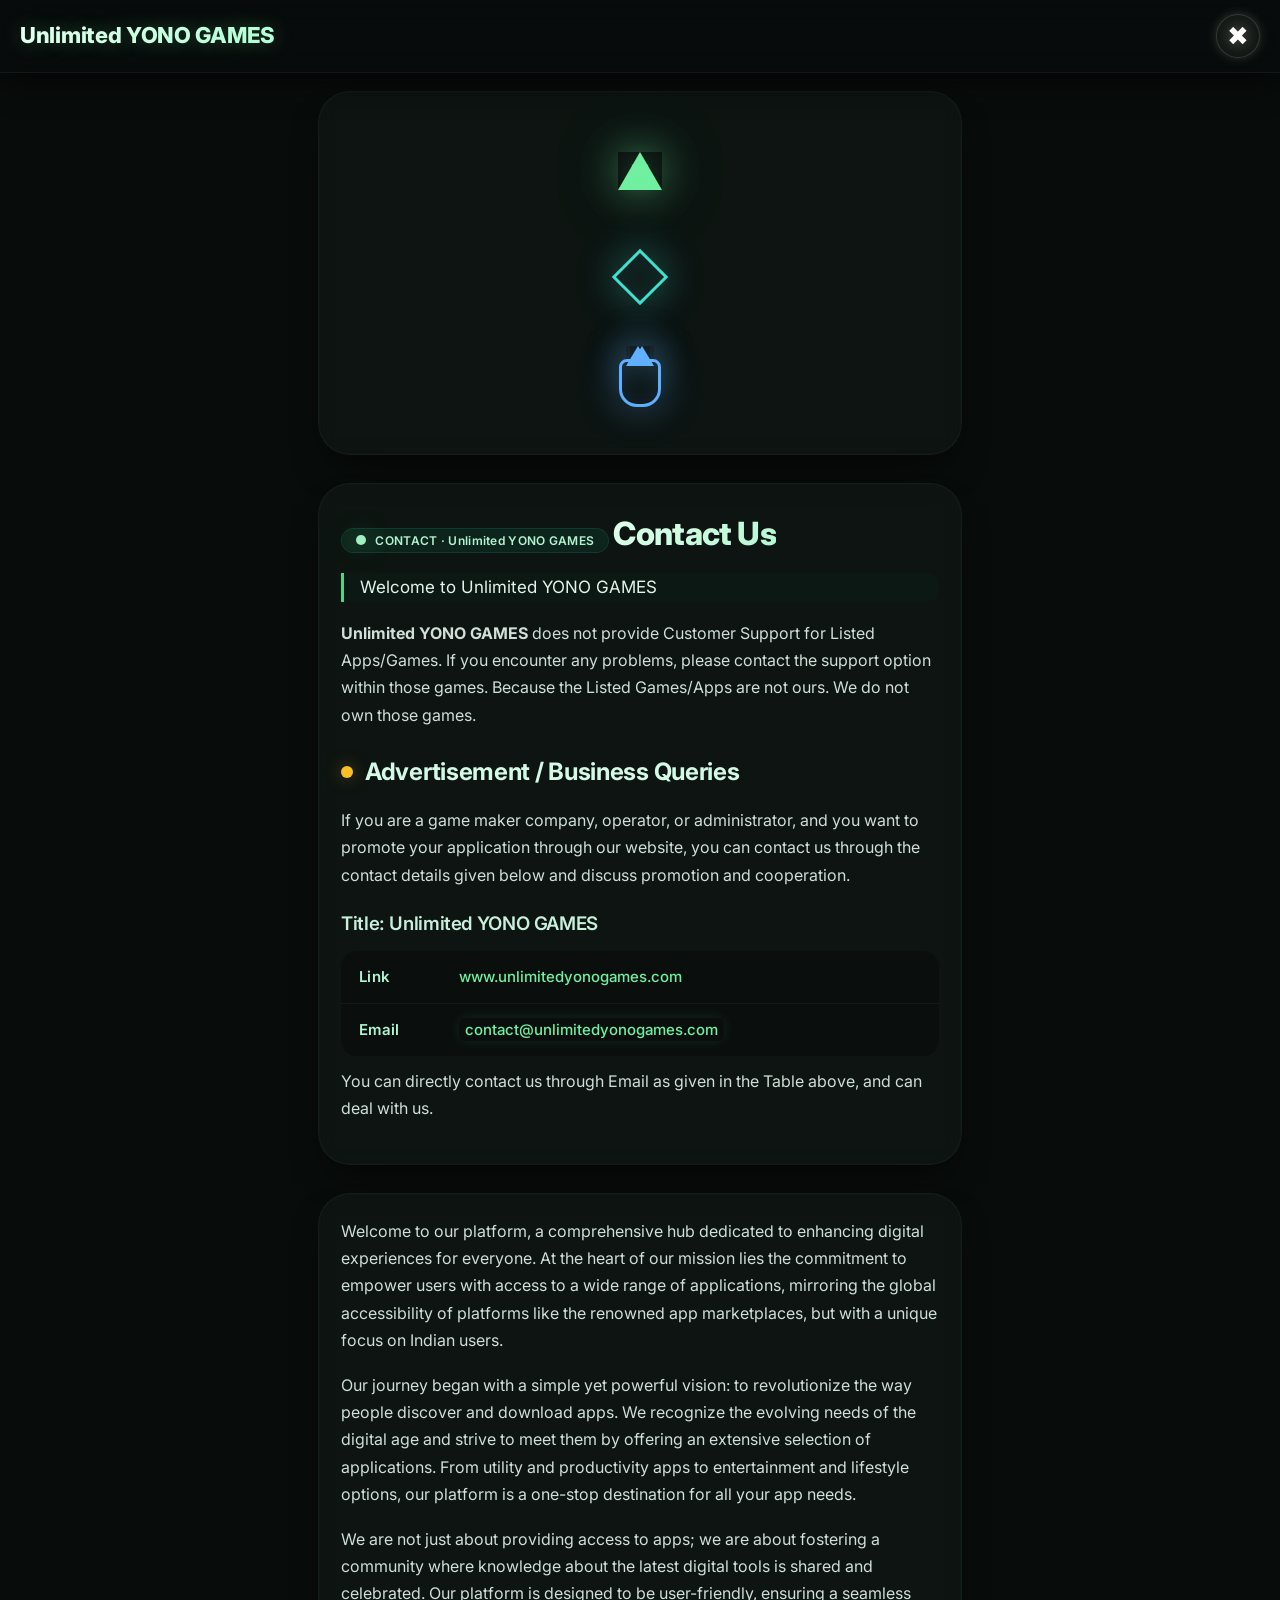
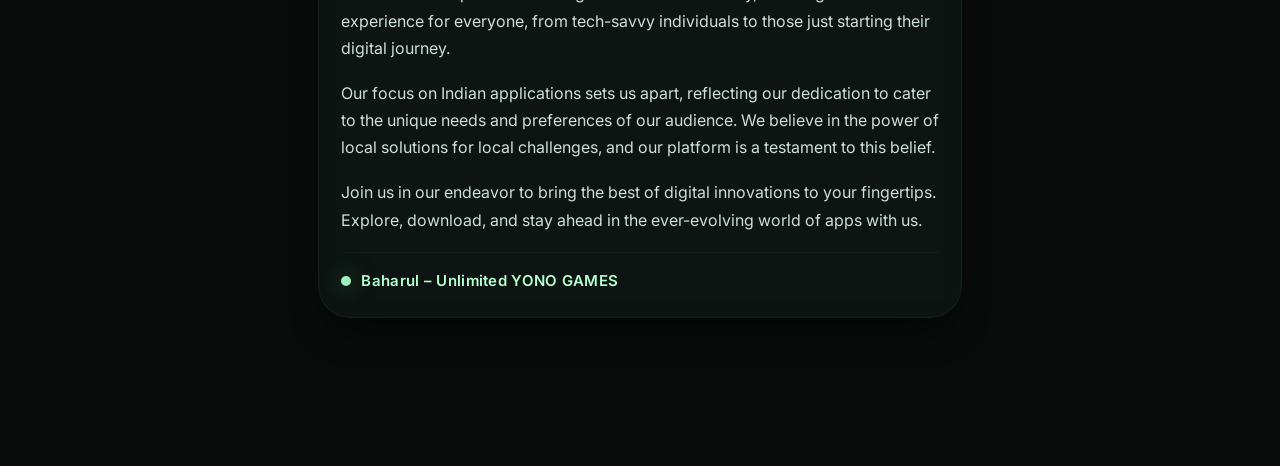
<file: Contact.html>
<!DOCTYPE html>
<html lang="en">
<head>
  <meta charset="UTF-8">
  <meta name="viewport" content="width=device-width, initial-scale=1.0, maximum-scale=1.0, user-scalable=yes">
  <title>Baharul · Unlimited YONO GAMES · Contact</title>
  <link rel="preconnect" href="https://fonts.googleapis.com">
  <link rel="preconnect" href="https://fonts.gstatic.com" crossorigin>
  <link href="https://fonts.googleapis.com/css2?family=Inter:opsz,wght@14..32,300;14..32,400;14..32,600;14..32,700;14..32,800;14..32,900&display=swap" rel="stylesheet">
  <style>
    * {
      margin: 0;
      padding: 0;
      box-sizing: border-box;
    }

    body {
      background: #080c0b;
      font-family: 'Inter', -apple-system, BlinkMacSystemFont, sans-serif;
      padding: 0 0 80px 0;
      color: #e2efe8;
      line-height: 1.6;
      -webkit-font-smoothing: antialiased;
    }

    .premium-header {
      position: sticky;
      top: 0;
      z-index: 60;
      background: rgba(8, 12, 11, 0.82);
      backdrop-filter: blur(14px) saturate(180%);
      -webkit-backdrop-filter: blur(14px) saturate(180%);
      border-bottom: 1px solid rgba(255, 255, 255, 0.05);
      padding: 14px 20px;
      display: flex;
      align-items: center;
      justify-content: space-between;
      box-shadow: 0 8px 32px rgba(0, 0, 0, 0.6);
    }

    .header-left {
      display: flex;
      align-items: center;
      gap: 6px;
    }

    .brand-name {
      font-size: 22px;
      font-weight: 800;
      letter-spacing: -0.3px;
      background: linear-gradient(135deg, #f0fff5, #b3ffd9);
      -webkit-background-clip: text;
      background-clip: text;
      color: transparent;
      text-shadow: 0 0 20px rgba(140, 255, 180, 0.3);
    }

    .brand-badge {
      display: none;
    }

    .close-led {
      width: 44px;
      height: 44px;
      border-radius: 50%;
      background: #0d1210;
      border: 1.5px solid rgba(255, 255, 255, 0.15);
      display: flex;
      align-items: center;
      justify-content: center;
      font-size: 26px;
      font-weight: 300;
      color: #ffffff;
      box-shadow: 0 0 12px rgba(255, 255, 255, 0.15), inset 0 0 8px rgba(255, 255, 255, 0.03);
      transition: all 0.25s cubic-bezier(0.2, 0.9, 0.3, 1.2);
      cursor: pointer;
      backdrop-filter: blur(4px);
      line-height: 1;
      text-shadow: 0 0 18px rgba(255, 255, 240, 0.5);
    }

    .close-led:hover {
      transform: rotate(90deg) scale(1.02);
      border-color: rgba(255, 255, 255, 0.5);
      box-shadow: 0 0 30px rgba(200, 255, 220, 0.4), inset 0 0 15px rgba(255, 255, 255, 0.15);
      background: #111b17;
    }

    .close-led:active {
      transform: scale(0.88) rotate(90deg);
      box-shadow: 0 0 45px #b0ffd0;
    }

    .contact-container {
      max-width: 680px;
      margin: 0 auto;
      padding: 18px 18px 40px;
    }

    .glass-card {
      background: rgba(18, 28, 24, 0.5);
      backdrop-filter: blur(10px);
      -webkit-backdrop-filter: blur(10px);
      border-radius: 32px;
      padding: 24px 22px;
      margin-bottom: 28px;
      border: 1px solid rgba(255, 255, 255, 0.04);
      box-shadow: 0 20px 40px -18px rgba(0, 0, 0, 0.8), 0 0 0 1px rgba(0, 255, 180, 0.02) inset;
      transition: transform 0.2s ease, box-shadow 0.3s ease;
    }

    .glass-card:hover {
      box-shadow: 0 24px 48px -18px rgba(0, 255, 180, 0.10), 0 0 0 1px rgba(0, 255, 180, 0.06) inset;
    }

    h1, h2, h3, h4 {
      font-weight: 600;
      letter-spacing: -0.02em;
    }

    h1 {
      font-size: 32px;
      font-weight: 800;
      margin-bottom: 8px;
      background: linear-gradient(145deg, #e5ffee, #b0f7d0);
      -webkit-background-clip: text;
      background-clip: text;
      color: transparent;
      display: inline-block;
    }

    h2 {
      font-size: 24px;
      font-weight: 700;
      margin: 0 0 16px 0;
      color: #d4fae6;
      display: flex;
      align-items: center;
      gap: 12px;
      letter-spacing: -0.3px;
    }

    .led-icon-green {
      display: inline-block;
      width: 12px;
      height: 12px;
      background: #70f0a0;
      border-radius: 50%;
      box-shadow: 0 0 18px #70f0a066;
      flex-shrink: 0;
    }
    .led-icon-blue {
      display: inline-block;
      width: 12px;
      height: 12px;
      background: #60b0ff;
      border-radius: 50%;
      box-shadow: 0 0 18px #60b0ff66;
      flex-shrink: 0;
    }
    .led-icon-cyan {
      display: inline-block;
      width: 12px;
      height: 12px;
      background: #40e0d0;
      border-radius: 50%;
      box-shadow: 0 0 18px #40e0d066;
      flex-shrink: 0;
    }
    .led-icon-purple {
      display: inline-block;
      width: 12px;
      height: 12px;
      background: #c084fc;
      border-radius: 50%;
      box-shadow: 0 0 18px #c084fc66;
      flex-shrink: 0;
    }
    .led-icon-glow {
      display: inline-block;
      width: 10px;
      height: 10px;
      background: #a0f0c0;
      border-radius: 50%;
      box-shadow: 0 0 24px #70f0a088;
      margin-right: 6px;
    }

    .led-icon-gold {
      display: inline-block;
      width: 12px;
      height: 12px;
      background: #fbbf24;
      border-radius: 50%;
      box-shadow: 0 0 18px #fbbf2466;
      flex-shrink: 0;
    }

    p {
      font-size: 16px;
      font-weight: 400;
      color: #d0dfd8;
      margin-bottom: 18px;
      line-height: 1.7;
    }

    .lead {
      font-size: 17px;
      font-weight: 400;
      color: #e2f5eb;
      border-left: 3px solid #50d68a;
      padding-left: 16px;
      background: rgba(0, 255, 150, 0.02);
      border-radius: 0 12px 12px 0;
    }

    .badge-glow {
      background: rgba(0, 255, 170, 0.06);
      border: 1px solid rgba(0, 255, 170, 0.12);
      color: #b0f5cf;
      padding: 2px 14px;
      border-radius: 60px;
      font-size: 12px;
      font-weight: 600;
      display: inline-block;
      backdrop-filter: blur(4px);
      margin-bottom: 8px;
      letter-spacing: 0.3px;
    }

    hr {
      border: none;
      height: 1px;
      background: linear-gradient(90deg, transparent, rgba(0, 255, 180, 0.15), transparent);
      margin: 28px 0 24px;
    }

    /* ---- Contact Table / Card ---- */
    .contact-table {
      width: 100%;
      border-collapse: collapse;
      margin: 12px 0 8px;
      background: rgba(0, 0, 0, 0.2);
      border-radius: 16px;
      overflow: hidden;
    }
    .contact-table tr {
      border-bottom: 1px solid rgba(255, 255, 255, 0.04);
    }
    .contact-table tr:last-child {
      border-bottom: none;
    }
    .contact-table td {
      padding: 14px 18px;
      font-size: 15px;
      color: #c7dbd2;
    }
    .contact-table td:first-child {
      font-weight: 600;
      color: #b0f5cf;
      width: 100px;
      letter-spacing: 0.3px;
    }
    .contact-table td:last-child {
      color: #d4fae6;
      word-break: break-all;
    }
    .contact-table .email-link {
      color: #70f0a0;
      text-decoration: none;
      font-weight: 500;
      transition: all 0.2s;
      box-shadow: 0 0 12px rgba(112, 240, 160, 0.1);
      padding: 2px 6px;
      border-radius: 6px;
    }
    .contact-table .email-link:hover {
      color: #b5ffd0;
      box-shadow: 0 0 24px rgba(112, 240, 160, 0.25);
    }

    .back-to-top {
      position: fixed;
      bottom: 28px;
      right: 24px;
      width: 52px;
      height: 52px;
      border-radius: 50%;
      background: #0d1a14;
      border: 1.5px solid rgba(0, 255, 170, 0.4);
      box-shadow: 0 0 24px rgba(0, 255, 170, 0.25), inset 0 0 12px rgba(0, 255, 170, 0.05);
      color: #b5ffd0;
      font-size: 28px;
      font-weight: 300;
      display: flex;
      align-items: center;
      justify-content: center;
      cursor: pointer;
      transition: all 0.3s ease;
      backdrop-filter: blur(8px);
      z-index: 99;
      opacity: 0;
      visibility: hidden;
      transform: translateY(20px) scale(0.9);
      text-shadow: 0 0 24px #70f0a088;
      line-height: 1;
    }

    .back-to-top.visible {
      opacity: 1;
      visibility: visible;
      transform: translateY(0) scale(1);
    }

    .back-to-top:hover {
      transform: scale(1.06);
      border-color: #70f0a0;
      box-shadow: 0 0 40px rgba(0, 255, 170, 0.4);
      background: #11261e;
    }

    .back-to-top:active {
      transform: scale(0.92);
    }

    .back-to-top .arrow-up {
      display: inline-block;
      font-size: 30px;
      line-height: 1;
      font-weight: 200;
    }

    /* ---- TOP VERTICAL ICONS ---- */
    .vertical-icons {
      display: flex;
      flex-direction: column;
      align-items: center;
      gap: 36px;
      padding: 20px 0 12px 0;
    }
    .icon-wrap {
      display: flex;
      align-items: center;
      justify-content: center;
      width: 70px;
      height: 70px;
    }
    .icon-arrow-up {
      display: inline-block;
      width: 0;
      height: 0;
      border-left: 22px solid transparent;
      border-right: 22px solid transparent;
      border-bottom: 38px solid #70f0a0;
      box-shadow: 0 0 40px #70f0a066, 0 0 80px #70f0a033;
      flex-shrink: 0;
      position: relative;
      animation: glowGreen 2.4s infinite alternate;
      transform: scale(1);
    }
    .icon-arrow-up::after {
      content: '';
      position: absolute;
      top: 8px;
      left: -14px;
      border-left: 14px solid transparent;
      border-right: 14px solid transparent;
      border-bottom: 24px solid #70f0a0;
      transform: rotate(180deg) scale(0.6);
      box-shadow: 0 0 40px #70f0a066;
    }
    .icon-diamond {
      display: inline-block;
      width: 40px;
      height: 40px;
      background: transparent;
      border: 3px solid #40e0d0;
      transform: rotate(45deg);
      box-shadow: 0 0 40px #40e0d066, inset 0 0 30px #40e0d022;
      flex-shrink: 0;
      animation: glowCyan 2.8s infinite alternate;
    }
    .icon-shield-crown {
      display: inline-block;
      width: 42px;
      height: 48px;
      background: transparent;
      border: 3px solid #60b0ff;
      border-radius: 8px 8px 18px 18px;
      box-shadow: 0 0 40px #60b0ff66, inset 0 0 20px #60b0ff22;
      flex-shrink: 0;
      position: relative;
      animation: glowBlue 2.6s infinite alternate;
    }
    .icon-shield-crown::before {
      content: '';
      position: absolute;
      top: -16px;
      left: 4px;
      width: 0;
      height: 0;
      border-left: 12px solid transparent;
      border-right: 12px solid transparent;
      border-bottom: 20px solid #60b0ff;
      box-shadow: 0 0 40px #60b0ff66;
    }
    .icon-shield-crown::after {
      content: '';
      position: absolute;
      top: -16px;
      right: 4px;
      width: 0;
      height: 0;
      border-left: 12px solid transparent;
      border-right: 12px solid transparent;
      border-bottom: 20px solid #60b0ff;
      box-shadow: 0 0 40px #60b0ff66;
    }

    @keyframes glowGreen {
      0% { filter: drop-shadow(0 0 8px #70f0a044); }
      100% { filter: drop-shadow(0 0 45px #70f0a0aa); }
    }
    @keyframes glowBlue {
      0% { filter: drop-shadow(0 0 8px #60b0ff44); }
      100% { filter: drop-shadow(0 0 45px #60b0ffaa); }
    }
    @keyframes glowCyan {
      0% { filter: drop-shadow(0 0 8px #40e0d044); }
      100% { filter: drop-shadow(0 0 45px #40e0d0aa); }
    }

    @media (max-width: 480px) {
      .brand-name {
        font-size: 19px;
      }
      .close-led {
        width: 40px;
        height: 40px;
        font-size: 22px;
      }
      .glass-card {
        padding: 20px 16px;
      }
      h1 {
        font-size: 28px;
      }
      h2 {
        font-size: 22px;
      }
      .back-to-top {
        width: 46px;
        height: 46px;
        font-size: 24px;
        bottom: 20px;
        right: 16px;
      }
      .icon-wrap {
        width: 60px;
        height: 60px;
      }
      .icon-arrow-up {
        border-left-width: 18px;
        border-right-width: 18px;
        border-bottom-width: 32px;
      }
      .icon-arrow-up::after {
        top: 6px;
        left: -12px;
        border-left-width: 12px;
        border-right-width: 12px;
        border-bottom-width: 20px;
      }
      .icon-diamond {
        width: 34px;
        height: 34px;
      }
      .icon-shield-crown {
        width: 36px;
        height: 42px;
      }
      .icon-shield-crown::before,
      .icon-shield-crown::after {
        top: -14px;
        border-left-width: 10px;
        border-right-width: 10px;
        border-bottom-width: 16px;
      }
      .contact-table td {
        padding: 12px 14px;
        font-size: 14px;
      }
      .contact-table td:first-child {
        width: 70px;
      }
    }

    ::selection {
      background: #1f6040;
      color: #f0fff5;
    }

    .close-led.clicked {
      animation: ledPulse 0.2s ease;
    }

    @keyframes ledPulse {
      0% { box-shadow: 0 0 10px #fff, 0 0 30px #b0ffd0; }
      100% { box-shadow: 0 0 20px #fff, 0 0 60px #b0ffd0; }
    }

    @keyframes floatGlow {
      0% { box-shadow: 0 0 20px rgba(0, 255, 170, 0.2); }
      50% { box-shadow: 0 0 40px rgba(0, 255, 170, 0.35); }
      100% { box-shadow: 0 0 20px rgba(0, 255, 170, 0.2); }
    }

    .back-to-top.visible {
      animation: floatGlow 2.4s infinite ease-in-out;
    }

    .author-credit {
      margin-top: 12px;
      padding-top: 16px;
      border-top: 1px solid rgba(255,255,255,0.04);
      font-size: 15px;
      color: #8fb3a5;
      letter-spacing: 0.3px;
    }
    .author-credit strong {
      color: #b5ffd0;
      font-weight: 600;
    }
  </style>
</head>
<body>

<header class="premium-header">
  <div class="header-left">
    <span class="brand-name">Unlimited YONO GAMES</span>
  </div>
  <div class="close-led" id="closeLedBtn" aria-label="Close and go back">
    ✖
  </div>
</header>

<main class="contact-container">

  <!-- ====== TOP VERTICAL ICONS ====== -->
  <div class="glass-card" style="text-align:center;">
    <div class="vertical-icons">
      <div class="icon-wrap"><span class="icon-arrow-up"></span></div>
      <div class="icon-wrap"><span class="icon-diamond"></span></div>
      <div class="icon-wrap"><span class="icon-shield-crown"></span></div>
    </div>
  </div>

  <!-- ====== CONTACT SECTION ====== -->
  <div class="glass-card">
    <div class="badge-glow"><span class="led-icon-glow"></span> CONTACT · Unlimited YONO GAMES</div>
    <h1>Contact Us</h1>
    <p class="lead" style="margin-top:6px;">Welcome to Unlimited YONO GAMES</p>

    <p><strong>Unlimited YONO GAMES</strong> does not provide Customer Support for Listed Apps/Games. If you encounter any problems, please contact the support option within those games. Because the Listed Games/Apps are not ours. We do not own those games.</p>

    <h2 style="margin-top:24px;"><span class="led-icon-gold"></span> Advertisement / Business Queries</h2>
    <p>If you are a game maker company, operator, or administrator, and you want to promote your application through our website, you can contact us through the contact details given below and discuss promotion and cooperation.</p>

    <h3 style="color:#c8f0db; margin-top:20px;">Title: Unlimited YONO GAMES</h3>

    <!-- Contact Table -->
    <table class="contact-table">
      <tr>
        <td>Link</td>
        <td><a href="#" style="color:#70f0a0; text-decoration:none; font-weight:500;">www.unlimitedyonogames.com</a></td>
      </tr>
      <tr>
        <td>Email</td>
        <td><a href="mailto:contact@unlimitedyonogames.com" class="email-link">contact@unlimitedyonogames.com</a></td>
      </tr>
    </table>

    <p style="margin-top:12px;">You can directly contact us through Email as given in the Table above, and can deal with us.</p>
  </div>

  <!-- ====== ADDITIONAL INFO / WELCOME ====== -->
  <div class="glass-card">
    <p>Welcome to our platform, a comprehensive hub dedicated to enhancing digital experiences for everyone. At the heart of our mission lies the commitment to empower users with access to a wide range of applications, mirroring the global accessibility of platforms like the renowned app marketplaces, but with a unique focus on Indian users.</p>
    <p>Our journey began with a simple yet powerful vision: to revolutionize the way people discover and download apps. We recognize the evolving needs of the digital age and strive to meet them by offering an extensive selection of applications. From utility and productivity apps to entertainment and lifestyle options, our platform is a one-stop destination for all your app needs.</p>
    <p>We are not just about providing access to apps; we are about fostering a community where knowledge about the latest digital tools is shared and celebrated. Our platform is designed to be user-friendly, ensuring a seamless experience for everyone, from tech-savvy individuals to those just starting their digital journey.</p>
    <p>Our focus on Indian applications sets us apart, reflecting our dedication to cater to the unique needs and preferences of our audience. We believe in the power of local solutions for local challenges, and our platform is a testament to this belief.</p>
    <p>Join us in our endeavor to bring the best of digital innovations to your fingertips. Explore, download, and stay ahead in the ever-evolving world of apps with us.</p>
    <div class="author-credit">
      <span class="led-icon-glow" style="display:inline-block; margin-right:6px;"></span> 
      <strong>Baharul – Unlimited YONO GAMES</strong>
    </div>
  </div>

</main>

<div class="back-to-top" id="backToTopBtn" aria-label="Back to top">
  <span class="arrow-up">▲</span>
</div>

<script>
  (function() {
    const closeBtn = document.getElementById('closeLedBtn');
    if (closeBtn) {
      closeBtn.addEventListener('click', function(e) {
        e.stopPropagation();
        this.classList.add('clicked');
        setTimeout(() => { this.classList.remove('clicked'); }, 200);
        if (window.history && window.history.length > 1) {
          window.history.back();
        } else {
          window.location.href = '/';
        }
      });
      closeBtn.addEventListener('touchstart', function() {
        this.style.transform = 'scale(0.92)';
      }, { passive: true });
      closeBtn.addEventListener('touchend', function() {
        this.style.transform = '';
      }, { passive: true });
    }

    const backBtn = document.getElementById('backToTopBtn');
    window.addEventListener('scroll', function() {
      const currentScroll = window.pageYOffset || document.documentElement.scrollTop;
      if (currentScroll > 300) {
        backBtn.classList.add('visible');
      } else {
        backBtn.classList.remove('visible');
      }
    }, { passive: true });

    if (backBtn) {
      backBtn.addEventListener('click', function(e) {
        e.preventDefault();
        window.scrollTo({ top: 0, behavior: 'smooth' });
      });
    }
  })();
</script>

</body>
</html>
</file>
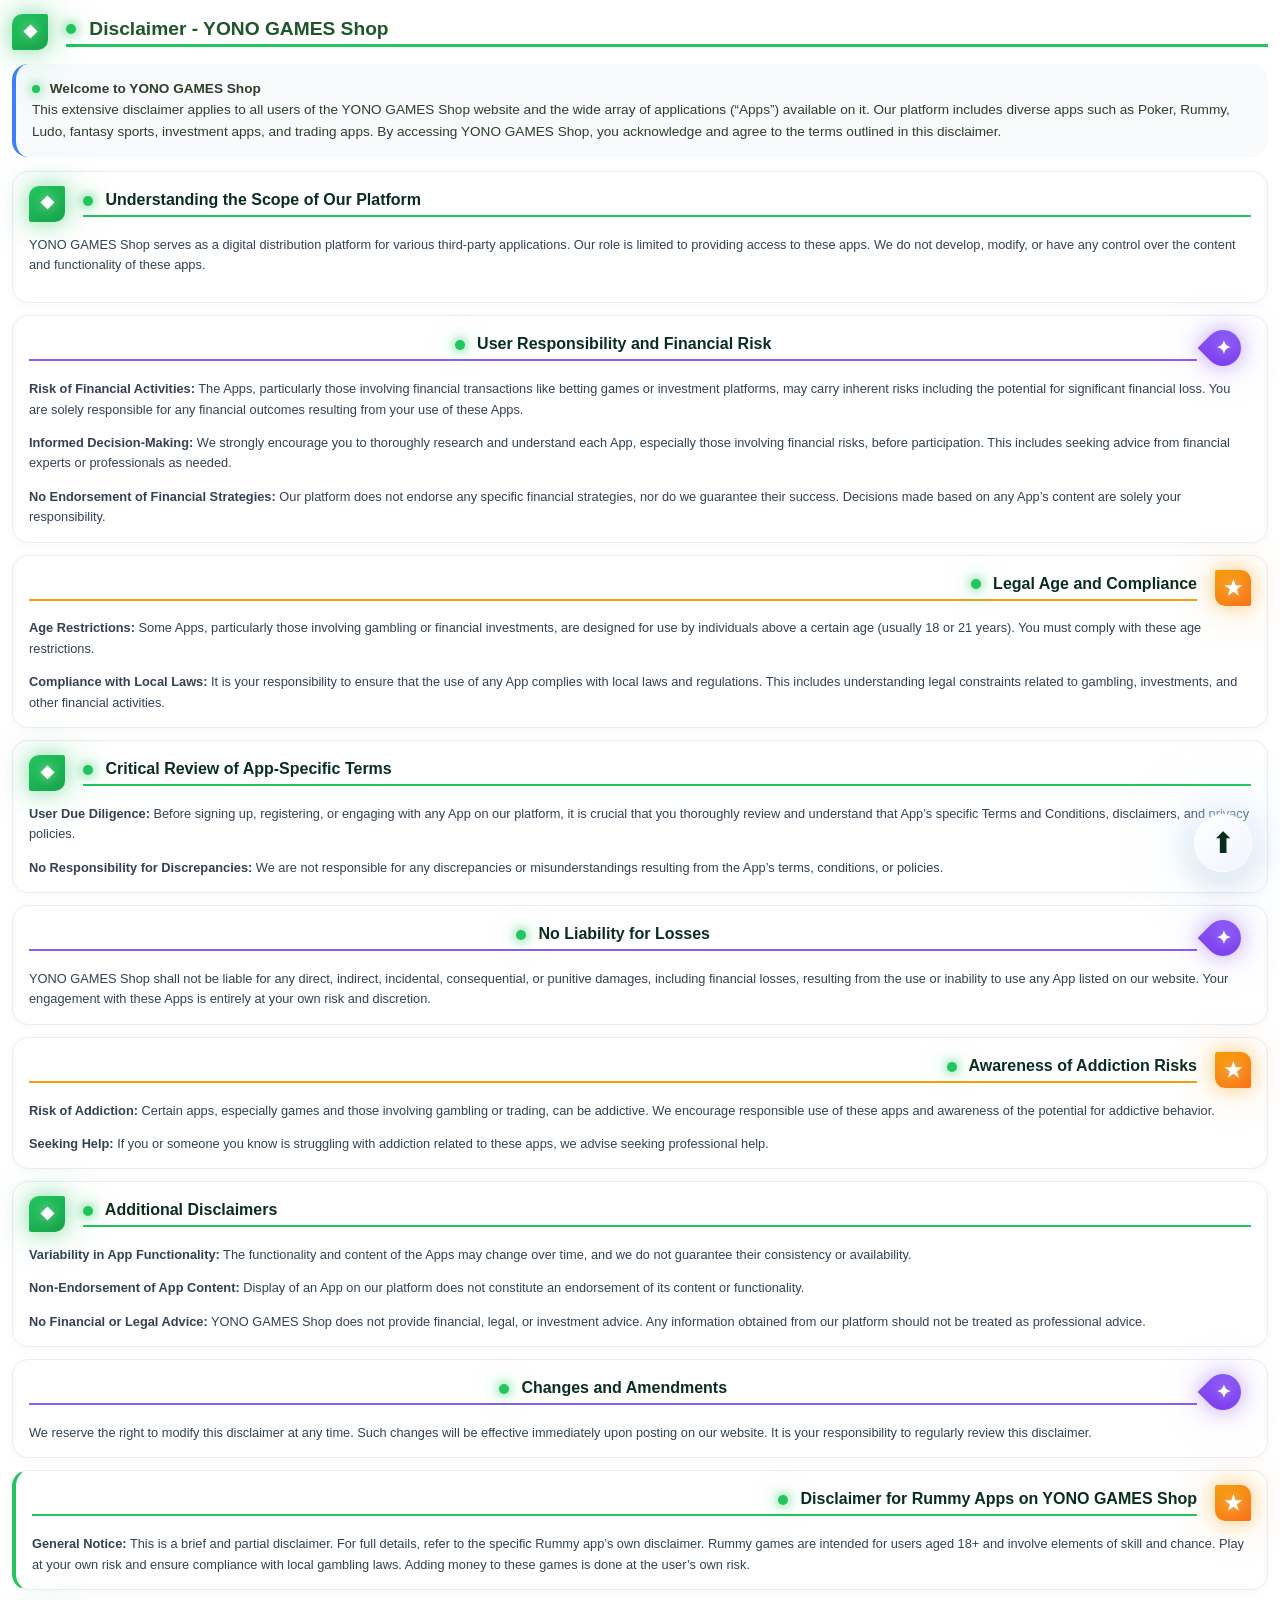
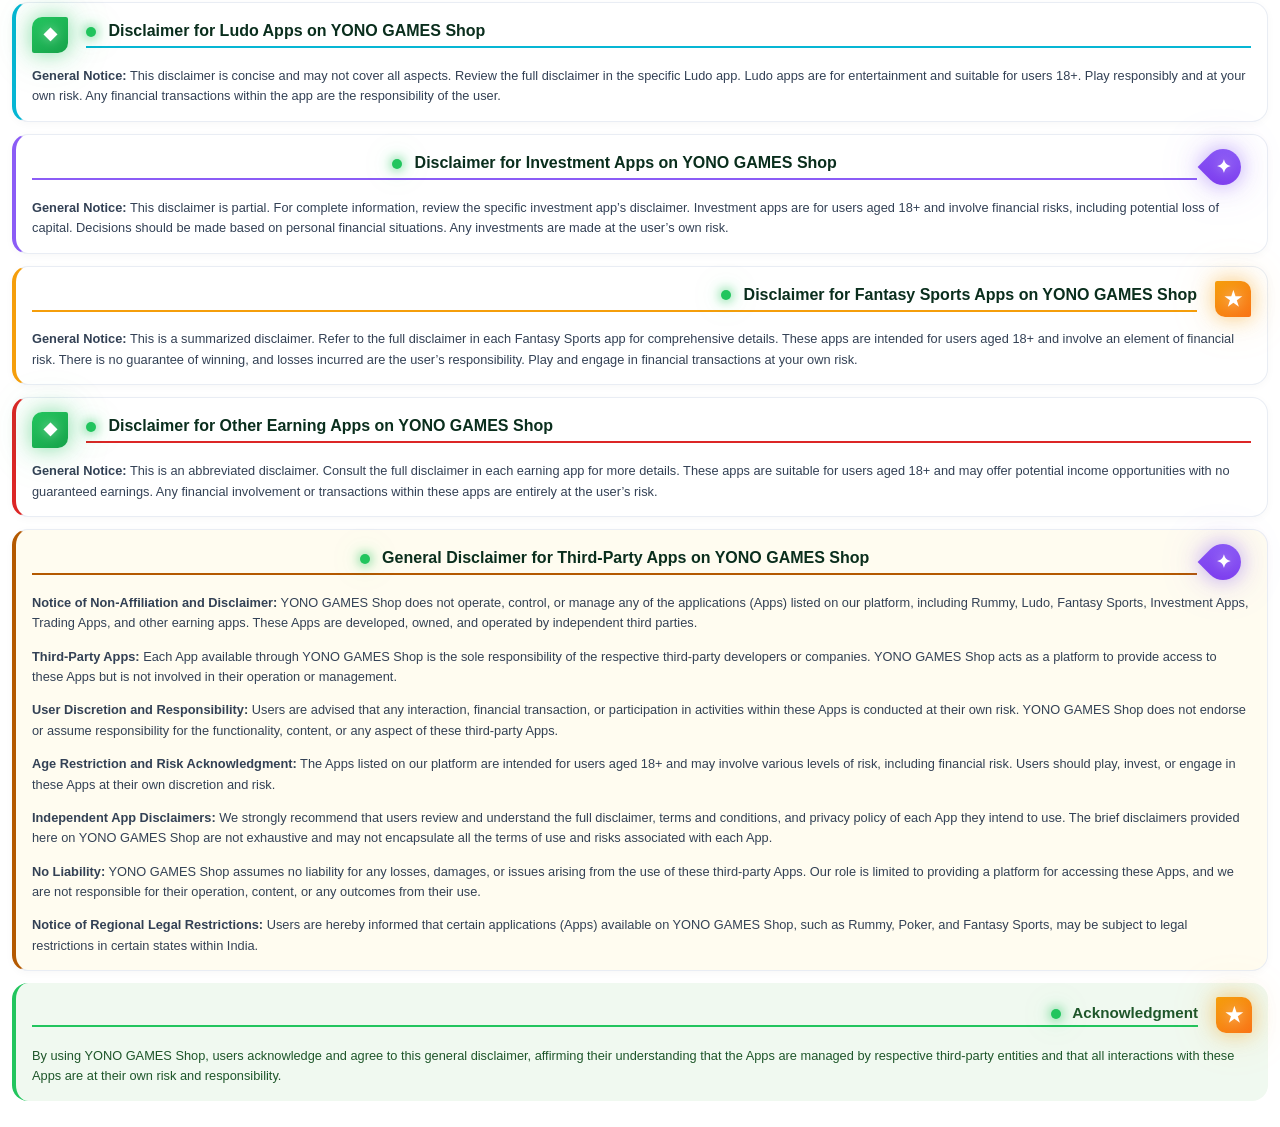
<file: Disclaimer.html>
<!DOCTYPE html>
<html lang="hi">
<head>
  <meta charset="UTF-8">
  <meta name="viewport" content="width=device-width, initial-scale=1.0">
  <title>Disclaimer - YONO GAMES Shop</title>
  
  <!-- Aapki CSS File link kar di gayi hai -->
  <link rel="stylesheet" href="custom.css">

  <!-- ===== PREMIUM AI-STYLE CSS ICONS AND LED INDICATORS ===== -->
  <style>
    /* ----- LED Indicator (green pulse) ----- */
    .led-indicator {
      display: inline-block;
      width: 10px;
      height: 10px;
      border-radius: 50%;
      background: #22c55e;
      box-shadow: 0 0 12px #22c55e, 0 0 30px rgba(34,197,94,0.4);
      margin-right: 8px;
      vertical-align: middle;
      animation: ledPulse 2.2s ease-in-out infinite;
      flex-shrink: 0;
    }
    @keyframes ledPulse {
      0%, 100% { opacity: 1; transform: scale(1); box-shadow: 0 0 12px #22c55e, 0 0 30px rgba(34,197,94,0.4); }
      50% { opacity: 0.6; transform: scale(0.85); box-shadow: 0 0 20px #22c55e, 0 0 50px rgba(34,197,94,0.6); }
    }

    /* ----- Icon 1: Shield (left aligned) ----- */
    .ai-icon-shield-lg {
      display: inline-flex;
      align-items: center;
      justify-content: center;
      width: 36px;
      height: 36px;
      background: linear-gradient(145deg, #22c55e, #16a34a);
      border-radius: 10px 2px 10px 2px;
      box-shadow: 0 0 20px rgba(34,197,94,0.5), 0 0 50px rgba(34,197,94,0.2);
      margin-right: 10px;
      vertical-align: middle;
      animation: iconFloat1 3.4s ease-in-out infinite;
      position: relative;
      flex-shrink: 0;
    }
    .ai-icon-shield-lg::after {
      content: "◆";
      color: white;
      font-size: 18px;
      font-weight: 700;
      text-shadow: 0 0 12px rgba(255,255,255,0.5);
    }
    @keyframes iconFloat1 {
      0%, 100% { transform: translateY(0) rotate(0deg); box-shadow: 0 0 20px rgba(34,197,94,0.5), 0 0 50px rgba(34,197,94,0.2); }
      50% { transform: translateY(-4px) rotate(3deg); box-shadow: 0 0 30px rgba(34,197,94,0.8), 0 0 70px rgba(34,197,94,0.3); }
    }

    /* ----- Icon 2: Diamond (center aligned) ----- */
    .ai-icon-diamond-lg {
      display: inline-flex;
      align-items: center;
      justify-content: center;
      width: 36px;
      height: 36px;
      background: linear-gradient(145deg, #8b5cf6, #7c3aed);
      border-radius: 50% 50% 50% 0;
      box-shadow: 0 0 20px rgba(139,92,246,0.5), 0 0 50px rgba(139,92,246,0.2);
      margin-right: 10px;
      vertical-align: middle;
      animation: iconFloat2 3.8s ease-in-out infinite;
      transform: rotate(45deg);
      flex-shrink: 0;
    }
    .ai-icon-diamond-lg::after {
      content: "✦";
      color: white;
      font-size: 18px;
      font-weight: 700;
      text-shadow: 0 0 12px rgba(255,255,255,0.5);
      transform: rotate(-45deg);
    }
    @keyframes iconFloat2 {
      0%, 100% { transform: rotate(45deg) scale(1); box-shadow: 0 0 20px rgba(139,92,246,0.5), 0 0 50px rgba(139,92,246,0.2); }
      50% { transform: rotate(45deg) scale(1.08); box-shadow: 0 0 35px rgba(139,92,246,0.8), 0 0 70px rgba(139,92,246,0.3); }
    }

    /* ----- Icon 3: Star (right aligned) ----- */
    .ai-icon-star-lg {
      display: inline-flex;
      align-items: center;
      justify-content: center;
      width: 36px;
      height: 36px;
      background: linear-gradient(145deg, #f59e0b, #f97316);
      border-radius: 2px 10px 2px 10px;
      box-shadow: 0 0 20px rgba(245,158,11,0.5), 0 0 50px rgba(245,158,11,0.2);
      margin-left: 10px;
      vertical-align: middle;
      animation: iconFloat3 4.0s ease-in-out infinite;
      flex-shrink: 0;
    }
    .ai-icon-star-lg::after {
      content: "★";
      color: white;
      font-size: 20px;
      font-weight: 700;
      text-shadow: 0 0 14px rgba(255,255,255,0.6);
    }
    @keyframes iconFloat3 {
      0%, 100% { transform: scale(1); box-shadow: 0 0 20px rgba(245,158,11,0.5), 0 0 50px rgba(245,158,11,0.2); }
      50% { transform: scale(1.06); box-shadow: 0 0 35px rgba(245,158,11,0.8), 0 0 80px rgba(245,158,11,0.3); }
    }

    /* ----- Flex containers for icon + heading ----- */
    .heading-with-icon-left {
      display: flex;
      align-items: center;
      gap: 8px;
      flex-wrap: wrap;
      margin-bottom: 8px;
    }
    .heading-with-icon-center {
      display: flex;
      align-items: center;
      justify-content: center;
      gap: 8px;
      flex-wrap: wrap;
      margin-bottom: 8px;
    }
    .heading-with-icon-right {
      display: flex;
      align-items: center;
      justify-content: flex-end;
      gap: 8px;
      flex-wrap: wrap;
      margin-bottom: 8px;
    }
    .heading-with-led {
      display: flex;
      align-items: center;
      gap: 6px;
      flex-wrap: wrap;
    }
    /* ensure headings keep their style */
    .heading-with-icon-left h5,
    .heading-with-icon-center h5,
    .heading-with-icon-right h5 {
      margin: 0;
      font-size: 1.0rem;
      font-weight: 700;
      color: #0a2e1d;
      border-bottom: 2px solid #ffcf8a;
      padding-bottom: 6px;
      flex: 1;
      min-width: 120px;
    }
    .heading-with-icon-left h5 { border-bottom-color: #22c55e; }
    .heading-with-icon-center h5 { border-bottom-color: #8b5cf6; text-align: center; }
    .heading-with-icon-right h5 { border-bottom-color: #f59e0b; text-align: right; }

    /* Back to Top LED Button Style */
    .back-to-top-led-right {
      position: fixed;
      bottom: 28px;
      right: 28px;
      z-index: 999;
      width: 58px;
      height: 58px;
      border-radius: 50%;
      background: linear-gradient(135deg, #ffffff, #f0f4ff);
      box-shadow: 0 0 20px rgba(255,255,255,0.8), 0 0 40px rgba(180, 220, 255, 0.6), 0 0 80px rgba(150, 200, 255, 0.3), 0 8px 32px rgba(0,0,0,0.15);
      cursor: pointer;
      display: flex;
      align-items: center;
      justify-content: center;
      font-size: 1.8rem;
      font-weight: 300;
      color: #0a2e1d;
      transition: all 0.25s ease;
      animation: floatGlowRight 3s ease-in-out infinite, pulseGlowRight 2.8s ease-in-out infinite;
      text-shadow: 0 0 12px rgba(255,255,255,0.9);
      backdrop-filter: blur(4px);
      border: 1px solid rgba(255,255,255,0.6);
      will-change: transform, box-shadow;
      line-height: 1;
    }
    .back-to-top-led-right:hover {
      transform: scale(1.08) translateY(-3px);
      box-shadow: 0 0 35px rgba(255,255,255,0.9), 0 0 70px rgba(180, 220, 255, 0.7), 0 0 120px rgba(150, 200, 255, 0.4), 0 12px 40px rgba(0,0,0,0.2);
      background: linear-gradient(135deg, #ffffff, #e8f0ff);
      color: #0a2e1d;
    }
    .back-to-top-led-right:active {
      transform: scale(0.92);
      box-shadow: 0 0 25px rgba(255,255,255,0.7), 0 0 50px rgba(180, 220, 255, 0.5);
    }
    @keyframes floatGlowRight {
      0%, 100% { transform: translateY(0px); }
      50% { transform: translateY(-6px); }
    }
    @keyframes pulseGlowRight {
      0%, 100% { box-shadow: 0 0 20px rgba(255,255,255,0.8), 0 0 40px rgba(180, 220, 255, 0.6), 0 0 80px rgba(150, 200, 255, 0.3), 0 8px 32px rgba(0,0,0,0.15); }
      50% { box-shadow: 0 0 30px rgba(255,255,255,0.9), 0 0 60px rgba(180, 220, 255, 0.8), 0 0 100px rgba(150, 200, 255, 0.4), 0 8px 32px rgba(0,0,0,0.15); }
    }

    /* responsive tweaks */
    @media (max-width: 480px) {
      .ai-icon-shield-lg, .ai-icon-diamond-lg, .ai-icon-star-lg {
        width: 30px;
        height: 30px;
      }
      .ai-icon-shield-lg::after, .ai-icon-diamond-lg::after, .ai-icon-star-lg::after {
        font-size: 14px;
      }
      .heading-with-icon-left, .heading-with-icon-center, .heading-with-icon-right {
        gap: 4px;
      }
      .back-to-top-led-right {
        width: 52px;
        height: 52px;
        bottom: 20px;
        right: 20px;
        font-size: 1.6rem;
      }
    }
    @media (max-width: 380px) {
      .back-to-top-led-right {
        width: 46px;
        height: 46px;
        bottom: 16px;
        right: 16px;
        font-size: 1.4rem;
      }
    }
  </style>
</head>
<body>

  <div style="padding: 6px 4px; font-family: 'Segoe UI', 'Inter', sans-serif; max-width: 100%; position: relative;">

    <!-- ===== MAIN HEADING with LED and Icon (left) ===== -->
    <div class="heading-with-icon-left">
      <span class="ai-icon-shield-lg"></span>
      <h5 style="font-size:1.2rem; font-weight:800; color:#1e562a; border-bottom:3px solid #22c55e; padding-bottom:4px; margin:0; flex:1; min-width:140px;">
        <span class="led-indicator"></span> Disclaimer - YONO GAMES Shop
      </h5>
    </div>

    <!-- Welcome paragraph (no icon, just LED in content) -->
    <p style="font-size: 0.85rem; line-height: 1.6; color: #2d3e2b; background: #f8fafc; padding: 14px 16px; border-radius: 16px; border-left: 4px solid #3b82f6; margin-bottom: 14px;">
      <span class="led-indicator" style="width:8px;height:8px;margin-right:6px;"></span>
      <strong>Welcome to YONO GAMES Shop</strong><br>
      This extensive disclaimer applies to all users of the YONO GAMES Shop website and the wide array of applications (“Apps”) available on it. Our platform includes diverse apps such as Poker, Rummy, Ludo, fantasy sports, investment apps, and trading apps. By accessing YONO GAMES Shop, you acknowledge and agree to the terms outlined in this disclaimer.
    </p>

    <!-- ===== Understanding the Scope (icon: shield, left) ===== -->
    <div style="background: #ffffff; border-radius: 16px; padding: 14px 16px; margin-bottom: 12px; border: 1px solid #e9edf4; box-shadow: 0 2px 8px rgba(0,0,0,0.03);">
      <div class="heading-with-icon-left">
        <span class="ai-icon-shield-lg"></span>
        <h5><span class="led-indicator"></span> Understanding the Scope of Our Platform</h5>
      </div>
      <p style="font-size: 0.8rem; line-height: 1.6; color: #334155;">YONO GAMES Shop serves as a digital distribution platform for various third-party applications. Our role is limited to providing access to these apps. We do not develop, modify, or have any control over the content and functionality of these apps.</p>
    </div>

    <!-- ===== User Responsibility (icon: diamond, center) ===== -->
    <div style="background: #ffffff; border-radius: 16px; padding: 14px 16px; margin-bottom: 12px; border: 1px solid #e9edf4; box-shadow: 0 2px 8px rgba(0,0,0,0.03);">
      <div class="heading-with-icon-center">
        <h5><span class="led-indicator"></span> User Responsibility and Financial Risk</h5>
        <span class="ai-icon-diamond-lg"></span>
      </div>
      <p style="font-size: 0.8rem; line-height: 1.6; color: #334155; margin-bottom: 8px;"><strong>Risk of Financial Activities:</strong> The Apps, particularly those involving financial transactions like betting games or investment platforms, may carry inherent risks including the potential for significant financial loss. You are solely responsible for any financial outcomes resulting from your use of these Apps.</p>
      <p style="font-size: 0.8rem; line-height: 1.6; color: #334155; margin-bottom: 8px;"><strong>Informed Decision-Making:</strong> We strongly encourage you to thoroughly research and understand each App, especially those involving financial risks, before participation. This includes seeking advice from financial experts or professionals as needed.</p>
      <p style="font-size: 0.8rem; line-height: 1.6; color: #334155; margin-bottom: 0;"><strong>No Endorsement of Financial Strategies:</strong> Our platform does not endorse any specific financial strategies, nor do we guarantee their success. Decisions made based on any App’s content are solely your responsibility.</p>
    </div>

    <!-- ===== Legal Age (icon: star, right) ===== -->
    <div style="background: #ffffff; border-radius: 16px; padding: 14px 16px; margin-bottom: 12px; border: 1px solid #e9edf4; box-shadow: 0 2px 8px rgba(0,0,0,0.03);">
      <div class="heading-with-icon-right">
        <h5><span class="led-indicator"></span> Legal Age and Compliance</h5>
        <span class="ai-icon-star-lg"></span>
      </div>
      <p style="font-size: 0.8rem; line-height: 1.6; color: #334155; margin-bottom: 8px;"><strong>Age Restrictions:</strong> Some Apps, particularly those involving gambling or financial investments, are designed for use by individuals above a certain age (usually 18 or 21 years). You must comply with these age restrictions.</p>
      <p style="font-size: 0.8rem; line-height: 1.6; color: #334155; margin-bottom: 0;"><strong>Compliance with Local Laws:</strong> It is your responsibility to ensure that the use of any App complies with local laws and regulations. This includes understanding legal constraints related to gambling, investments, and other financial activities.</p>
    </div>

    <!-- ===== Critical Review (icon: shield, left) ===== -->
    <div style="background: #ffffff; border-radius: 16px; padding: 14px 16px; margin-bottom: 12px; border: 1px solid #e9edf4; box-shadow: 0 2px 8px rgba(0,0,0,0.03);">
      <div class="heading-with-icon-left">
        <span class="ai-icon-shield-lg"></span>
        <h5><span class="led-indicator"></span> Critical Review of App-Specific Terms</h5>
      </div>
      <p style="font-size: 0.8rem; line-height: 1.6; color: #334155; margin-bottom: 8px;"><strong>User Due Diligence:</strong> Before signing up, registering, or engaging with any App on our platform, it is crucial that you thoroughly review and understand that App’s specific Terms and Conditions, disclaimers, and privacy policies.</p>
      <p style="font-size: 0.8rem; line-height: 1.6; color: #334155; margin-bottom: 0;"><strong>No Responsibility for Discrepancies:</strong> We are not responsible for any discrepancies or misunderstandings resulting from the App’s terms, conditions, or policies.</p>
    </div>

    <!-- ===== No Liability (icon: diamond, center) ===== -->
    <div style="background: #ffffff; border-radius: 16px; padding: 14px 16px; margin-bottom: 12px; border: 1px solid #e9edf4; box-shadow: 0 2px 8px rgba(0,0,0,0.03);">
      <div class="heading-with-icon-center">
        <h5><span class="led-indicator"></span> No Liability for Losses</h5>
        <span class="ai-icon-diamond-lg"></span>
      </div>
      <p style="font-size: 0.8rem; line-height: 1.6; color: #334155; margin-bottom: 0;">YONO GAMES Shop shall not be liable for any direct, indirect, incidental, consequential, or punitive damages, including financial losses, resulting from the use or inability to use any App listed on our website. Your engagement with these Apps is entirely at your own risk and discretion.</p>
    </div>

    <!-- ===== Addiction Risks (icon: star, right) ===== -->
    <div style="background: #ffffff; border-radius: 16px; padding: 14px 16px; margin-bottom: 12px; border: 1px solid #e9edf4; box-shadow: 0 2px 8px rgba(0,0,0,0.03);">
      <div class="heading-with-icon-right">
        <h5><span class="led-indicator"></span> Awareness of Addiction Risks</h5>
        <span class="ai-icon-star-lg"></span>
      </div>
      <p style="font-size: 0.8rem; line-height: 1.6; color: #334155; margin-bottom: 8px;"><strong>Risk of Addiction:</strong> Certain apps, especially games and those involving gambling or trading, can be addictive. We encourage responsible use of these apps and awareness of the potential for addictive behavior.</p>
      <p style="font-size: 0.8rem; line-height: 1.6; color: #334155; margin-bottom: 0;"><strong>Seeking Help:</strong> If you or someone you know is struggling with addiction related to these apps, we advise seeking professional help.</p>
    </div>

    <!-- ===== Additional Disclaimers (icon: shield, left) ===== -->
    <div style="background: #ffffff; border-radius: 16px; padding: 14px 16px; margin-bottom: 12px; border: 1px solid #e9edf4; box-shadow: 0 2px 8px rgba(0,0,0,0.03);">
      <div class="heading-with-icon-left">
        <span class="ai-icon-shield-lg"></span>
        <h5><span class="led-indicator"></span> Additional Disclaimers</h5>
      </div>
      <p style="font-size: 0.8rem; line-height: 1.6; color: #334155; margin-bottom: 8px;"><strong>Variability in App Functionality:</strong> The functionality and content of the Apps may change over time, and we do not guarantee their consistency or availability.</p>
      <p style="font-size: 0.8rem; line-height: 1.6; color: #334155; margin-bottom: 8px;"><strong>Non-Endorsement of App Content:</strong> Display of an App on our platform does not constitute an endorsement of its content or functionality.</p>
      <p style="font-size: 0.8rem; line-height: 1.6; color: #334155; margin-bottom: 0;"><strong>No Financial or Legal Advice:</strong> YONO GAMES Shop does not provide financial, legal, or investment advice. Any information obtained from our platform should not be treated as professional advice.</p>
    </div>

    <!-- ===== Changes and Amendments (icon: diamond, center) ===== -->
    <div style="background: #ffffff; border-radius: 16px; padding: 14px 16px; margin-bottom: 12px; border: 1px solid #e9edf4; box-shadow: 0 2px 8px rgba(0,0,0,0.03);">
      <div class="heading-with-icon-center">
        <h5><span class="led-indicator"></span> Changes and Amendments</h5>
        <span class="ai-icon-diamond-lg"></span>
      </div>
      <p style="font-size: 0.8rem; line-height: 1.6; color: #334155; margin-bottom: 0;">We reserve the right to modify this disclaimer at any time. Such changes will be effective immediately upon posting on our website. It is your responsibility to regularly review this disclaimer.</p>
    </div>

    <!-- ===== Rummy Disclaimer (icon: star, right) ===== -->
    <div style="background: #ffffff; border-radius: 16px; padding: 14px 16px; margin-bottom: 12px; border: 1px solid #e9edf4; box-shadow: 0 2px 8px rgba(0,0,0,0.03); border-left: 4px solid #22c55e;">
      <div class="heading-with-icon-right">
        <h5 style="border-bottom-color:#22c55e;"><span class="led-indicator"></span> Disclaimer for Rummy Apps on YONO GAMES Shop</h5>
        <span class="ai-icon-star-lg"></span>
      </div>
      <p style="font-size: 0.8rem; line-height: 1.6; color: #334155; margin-bottom: 0;"><strong>General Notice:</strong> This is a brief and partial disclaimer. For full details, refer to the specific Rummy app’s own disclaimer. Rummy games are intended for users aged 18+ and involve elements of skill and chance. Play at your own risk and ensure compliance with local gambling laws. Adding money to these games is done at the user’s own risk.</p>
    </div>

    <!-- ===== Ludo Disclaimer (icon: shield, left) ===== -->
    <div style="background: #ffffff; border-radius: 16px; padding: 14px 16px; margin-bottom: 12px; border: 1px solid #e9edf4; box-shadow: 0 2px 8px rgba(0,0,0,0.03); border-left: 4px solid #06b6d4;">
      <div class="heading-with-icon-left">
        <span class="ai-icon-shield-lg"></span>
        <h5 style="border-bottom-color:#06b6d4;"><span class="led-indicator"></span> Disclaimer for Ludo Apps on YONO GAMES Shop</h5>
      </div>
      <p style="font-size: 0.8rem; line-height: 1.6; color: #334155; margin-bottom: 0;"><strong>General Notice:</strong> This disclaimer is concise and may not cover all aspects. Review the full disclaimer in the specific Ludo app. Ludo apps are for entertainment and suitable for users 18+. Play responsibly and at your own risk. Any financial transactions within the app are the responsibility of the user.</p>
    </div>

    <!-- ===== Investment Disclaimer (icon: diamond, center) ===== -->
    <div style="background: #ffffff; border-radius: 16px; padding: 14px 16px; margin-bottom: 12px; border: 1px solid #e9edf4; box-shadow: 0 2px 8px rgba(0,0,0,0.03); border-left: 4px solid #8b5cf6;">
      <div class="heading-with-icon-center">
        <h5 style="border-bottom-color:#8b5cf6;"><span class="led-indicator"></span> Disclaimer for Investment Apps on YONO GAMES Shop</h5>
        <span class="ai-icon-diamond-lg"></span>
      </div>
      <p style="font-size: 0.8rem; line-height: 1.6; color: #334155; margin-bottom: 0;"><strong>General Notice:</strong> This disclaimer is partial. For complete information, review the specific investment app’s disclaimer. Investment apps are for users aged 18+ and involve financial risks, including potential loss of capital. Decisions should be made based on personal financial situations. Any investments are made at the user’s own risk.</p>
    </div>

    <!-- ===== Fantasy Sports Disclaimer (icon: star, right) ===== -->
    <div style="background: #ffffff; border-radius: 16px; padding: 14px 16px; margin-bottom: 12px; border: 1px solid #e9edf4; box-shadow: 0 2px 8px rgba(0,0,0,0.03); border-left: 4px solid #f59e0b;">
      <div class="heading-with-icon-right">
        <h5 style="border-bottom-color:#f59e0b;"><span class="led-indicator"></span> Disclaimer for Fantasy Sports Apps on YONO GAMES Shop</h5>
        <span class="ai-icon-star-lg"></span>
      </div>
      <p style="font-size: 0.8rem; line-height: 1.6; color: #334155; margin-bottom: 0;"><strong>General Notice:</strong> This is a summarized disclaimer. Refer to the full disclaimer in each Fantasy Sports app for comprehensive details. These apps are intended for users aged 18+ and involve an element of financial risk. There is no guarantee of winning, and losses incurred are the user’s responsibility. Play and engage in financial transactions at your own risk.</p>
    </div>

    <!-- ===== Other Earning Apps Disclaimer (icon: shield, left) ===== -->
    <div style="background: #ffffff; border-radius: 16px; padding: 14px 16px; margin-bottom: 12px; border: 1px solid #e9edf4; box-shadow: 0 2px 8px rgba(0,0,0,0.03); border-left: 4px solid #dc2626;">
      <div class="heading-with-icon-left">
        <span class="ai-icon-shield-lg"></span>
        <h5 style="border-bottom-color:#dc2626;"><span class="led-indicator"></span> Disclaimer for Other Earning Apps on YONO GAMES Shop</h5>
      </div>
      <p style="font-size: 0.8rem; line-height: 1.6; color: #334155; margin-bottom: 0;"><strong>General Notice:</strong> This is an abbreviated disclaimer. Consult the full disclaimer in each earning app for more details. These apps are suitable for users aged 18+ and may offer potential income opportunities with no guaranteed earnings. Any financial involvement or transactions within these apps are entirely at the user’s risk.</p>
    </div>

    <!-- ===== General Third-Party Disclaimer (icon: diamond, center) ===== -->
    <div style="background: #ffffff; border-radius: 16px; padding: 14px 16px; margin-bottom: 12px; border: 1px solid #e9edf4; box-shadow: 0 2px 8px rgba(0,0,0,0.03); border-left: 4px solid #b45900; background: #fffcf0;">
      <div class="heading-with-icon-center">
        <h5 style="border-bottom-color:#b45900;"><span class="led-indicator"></span> General Disclaimer for Third-Party Apps on YONO GAMES Shop</h5>
        <span class="ai-icon-diamond-lg"></span>
      </div>
      <p style="font-size: 0.8rem; line-height: 1.6; color: #334155; margin-bottom: 8px;"><strong>Notice of Non-Affiliation and Disclaimer:</strong> YONO GAMES Shop does not operate, control, or manage any of the applications (Apps) listed on our platform, including Rummy, Ludo, Fantasy Sports, Investment Apps, Trading Apps, and other earning apps. These Apps are developed, owned, and operated by independent third parties.</p>
      <p style="font-size: 0.8rem; line-height: 1.6; color: #334155; margin-bottom: 8px;"><strong>Third-Party Apps:</strong> Each App available through YONO GAMES Shop is the sole responsibility of the respective third-party developers or companies. YONO GAMES Shop acts as a platform to provide access to these Apps but is not involved in their operation or management.</p>
      <p style="font-size: 0.8rem; line-height: 1.6; color: #334155; margin-bottom: 8px;"><strong>User Discretion and Responsibility:</strong> Users are advised that any interaction, financial transaction, or participation in activities within these Apps is conducted at their own risk. YONO GAMES Shop does not endorse or assume responsibility for the functionality, content, or any aspect of these third-party Apps.</p>
      <p style="font-size: 0.8rem; line-height: 1.6; color: #334155; margin-bottom: 8px;"><strong>Age Restriction and Risk Acknowledgment:</strong> The Apps listed on our platform are intended for users aged 18+ and may involve various levels of risk, including financial risk. Users should play, invest, or engage in these Apps at their own discretion and risk.</p>
      <p style="font-size: 0.8rem; line-height: 1.6; color: #334155; margin-bottom: 8px;"><strong>Independent App Disclaimers:</strong> We strongly recommend that users review and understand the full disclaimer, terms and conditions, and privacy policy of each App they intend to use. The brief disclaimers provided here on YONO GAMES Shop are not exhaustive and may not encapsulate all the terms of use and risks associated with each App.</p>
      <p style="font-size: 0.8rem; line-height: 1.6; color: #334155; margin-bottom: 8px;"><strong>No Liability:</strong> YONO GAMES Shop assumes no liability for any losses, damages, or issues arising from the use of these third-party Apps. Our role is limited to providing a platform for accessing these Apps, and we are not responsible for their operation, content, or any outcomes from their use.</p>
      <p style="font-size: 0.8rem; line-height: 1.6; color: #334155; margin-bottom: 0;"><strong>Notice of Regional Legal Restrictions:</strong> Users are hereby informed that certain applications (Apps) available on YONO GAMES Shop, such as Rummy, Poker, and Fantasy Sports, may be subject to legal restrictions in certain states within India.</p>
    </div>

    <!-- ===== Final Acknowledgment (icon: star, right) ===== -->
    <div style="background: #f0f9f0; border-radius: 16px; padding: 14px 16px; margin-bottom: 12px; border-left: 4px solid #22c55e;">
      <div class="heading-with-icon-right">
        <h5 style="border-bottom-color:#22c55e; color:#1e562a; font-size:0.95rem; border-bottom: 2px solid #22c55e; padding-bottom:4px; margin:0;"><span class="led-indicator"></span> Acknowledgment</h5>
        <span class="ai-icon-star-lg"></span>
      </div>
      <p style="font-size: 0.8rem; line-height: 1.6; color: #1e562a; margin-bottom: 0;">By using YONO GAMES Shop, users acknowledge and agree to this general disclaimer, affirming their understanding that the Apps are managed by respective third-party entities and that all interactions with these Apps are at their own risk and responsibility.</p>
    </div>

    <!-- ===== PREMIUM LED "BACK TO TOP" BUTTON (bottom-right) ===== -->
    <button class="back-to-top-led-right" id="backToTopBtnRight" aria-label="Back to Top" title="Back to Top">⬆</button>

  </div>

  <script>
    (function() {
      const btn = document.getElementById('backToTopBtnRight');
      if (btn) {
        btn.addEventListener('click', function(e) {
          e.preventDefault();
          // Smooth scroll to top of the disclaimer content
          const target = document.querySelector('.info-modal-content') || document.documentElement;
          target.scrollTo({ top: 0, behavior: 'smooth' });
          window.scrollTo({ top: 0, behavior: 'smooth' });
        });
      }
    })();
  </script>

</body>
</html>
</file>
<file: custom.css>

</file>
